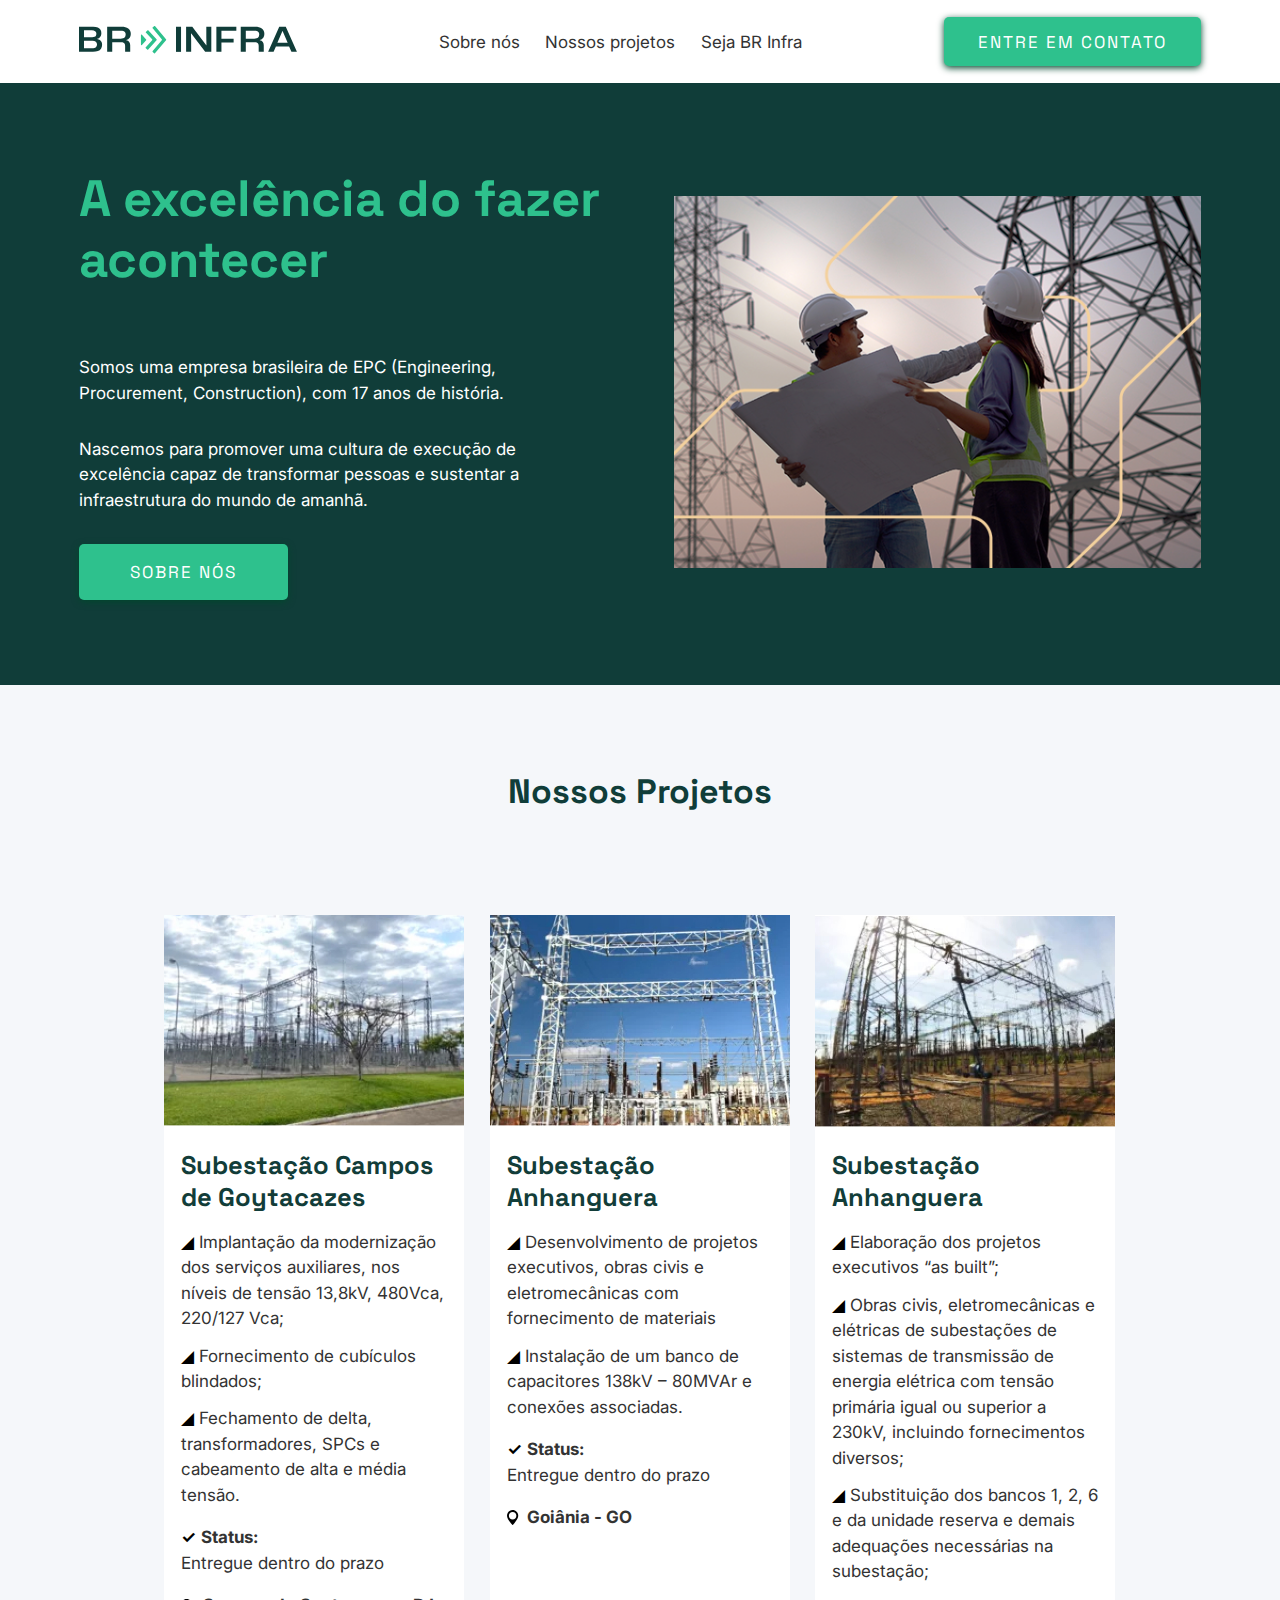
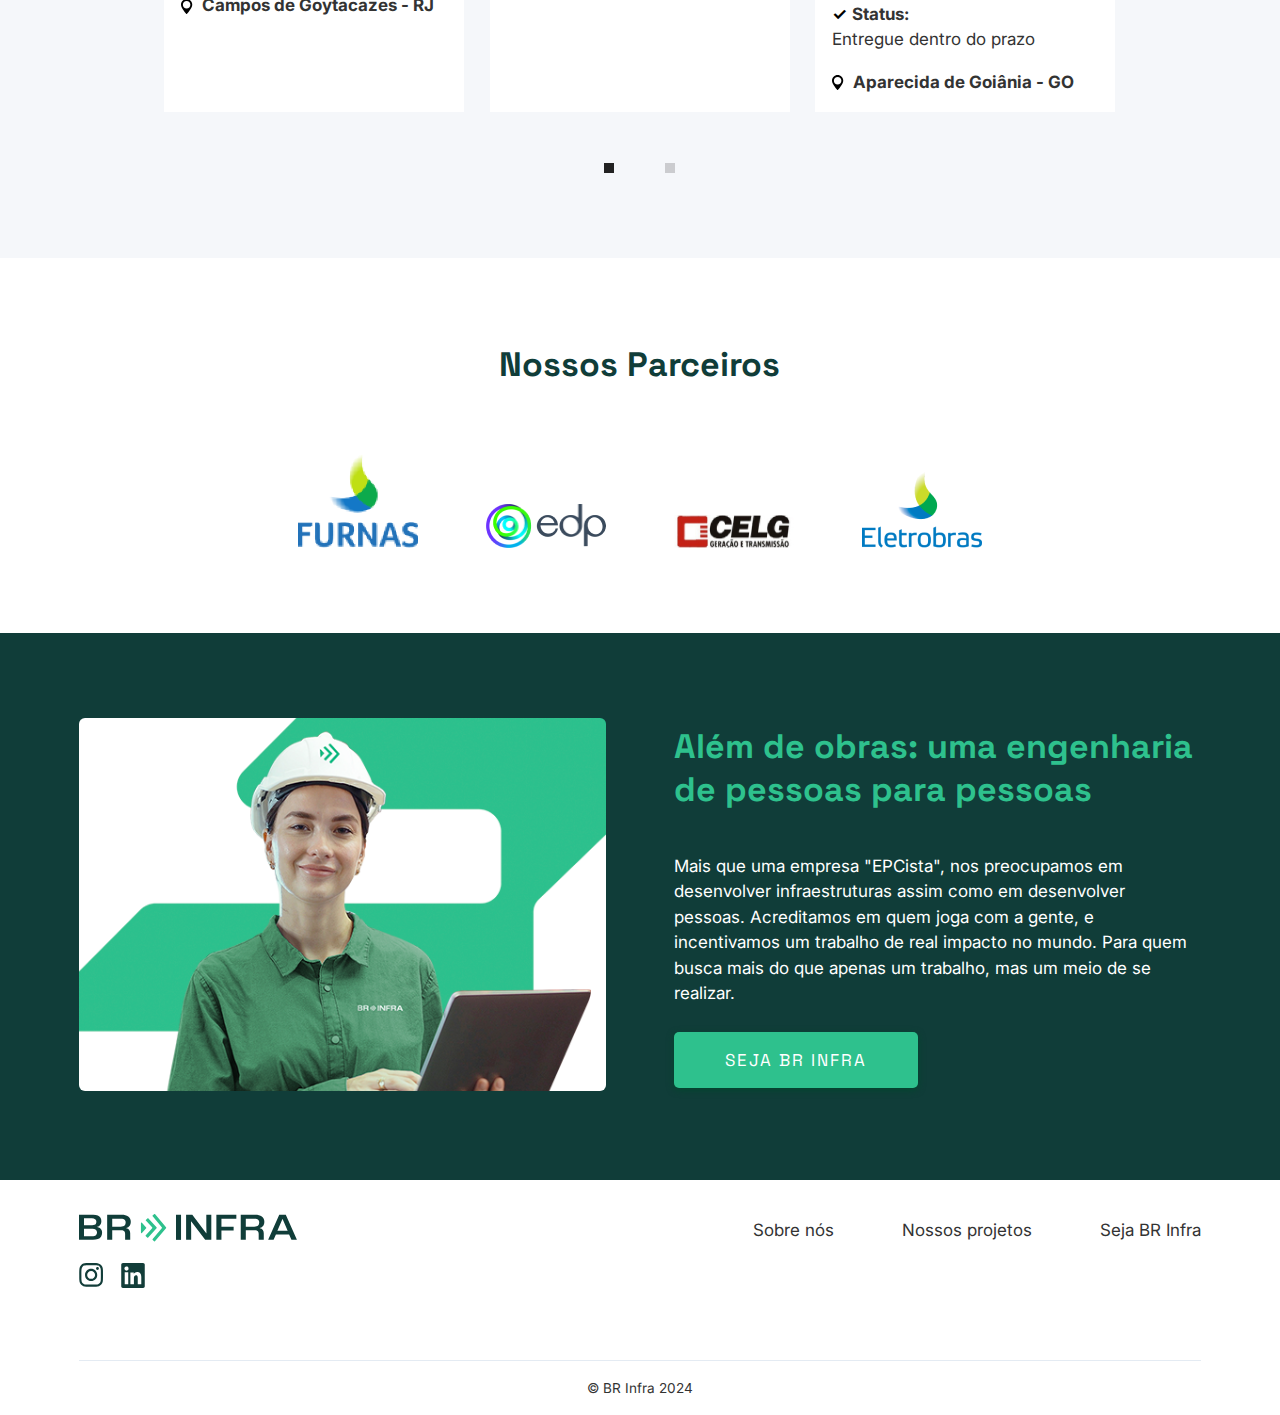
<file: index.html>
<!DOCTYPE html>
<html lang="pt-br">

<head>
    <meta charset="UTF-8" />
    <meta name="viewport" content="width=device-width, initial-scale=1.0" />
    <meta name="description" content="BR Infra - Empresa de EPC" />
    <meta name="keywords" content="BR Infra, EPC, Engenharia, Construção, Infraestrutura" />
    <meta name="author" content="BR Infra" />
    <meta name="robots" content="index, follow" />
    <meta property="og:image" content="imgs/engenheiro_eletrico.png" />
    <title>BR Infra</title>
    <link rel="icon" href="assets/favicon.svg">
    <link rel="stylesheet" href="assets/style.css">
</head>

<body>
    <header>
        <div class="container">
            <div class="logo">
                <a href="./">
                    <svg width="218" height="28" viewBox="0 0 218 28" fill="none" xmlns="http://www.w3.org/2000/svg">
                        <path
                            d="M189.151 25.8652L200.244 0.755814H206.786L217.914 25.8652H212.439L210.101 20.4611H196.911L194.6 25.8652H189.16H189.151ZM198.378 16.6658H208.679L203.586 4.92442H203.453L198.386 16.6658H198.378Z"
                            fill="#103D39" />
                        <path
                            d="M76.1638 0.266901C75.8972 -0.0530767 75.4261 -0.0886352 75.1061 0.178013L73.764 1.30683C73.444 1.57348 73.4084 2.04456 73.6751 2.36454L82.7767 13.1994C83.0078 13.4749 83.0078 13.8837 82.7767 14.1682L73.6751 25.003C73.4084 25.323 73.4529 25.7941 73.764 26.0607L75.3727 27.4117C75.5416 27.5539 75.7994 27.5361 75.9416 27.3584L87.0253 14.1593C87.2564 13.8838 87.2564 13.4749 87.0253 13.1905L76.1638 0.258018V0.266901Z"
                            fill="#2EC18D" />
                        <path
                            d="M77.5502 13.1638L69.213 4.28444C69.0619 4.12445 68.8042 4.11556 68.6442 4.26666L66.8488 5.94655C66.6888 6.09765 66.6799 6.35541 66.831 6.5154L73.1239 13.2172C73.3905 13.5016 73.3994 13.946 73.1328 14.2304L66.5732 21.5455C66.4221 21.7144 66.4399 21.9632 66.5999 22.1143L68.4309 23.7498C68.5997 23.9009 68.8486 23.8831 68.9997 23.7231L77.5502 14.1771C77.808 13.8838 77.808 13.4483 77.5414 13.1638H77.5502Z"
                            fill="#2EC18D" />
                        <path
                            d="M67.1599 13.5104L62.9291 8.78185C62.5824 8.39077 61.9336 8.63963 61.9336 9.16404V18.6123C61.9336 19.1367 62.5824 19.3856 62.9291 18.9945L67.1599 14.2659C67.3554 14.0526 67.3554 13.7148 67.1599 13.5015V13.5104Z"
                            fill="#2EC18D" />
                        <path
                            d="M20.8875 14.0171C20.1675 13.4661 19.2609 13.1105 18.1854 12.9505V12.7105C19.0831 12.5239 19.8386 12.1772 20.4608 11.6617C21.083 11.1462 21.5541 10.5063 21.8741 9.73297C22.194 8.95969 22.354 8.1242 22.354 7.19982C22.354 5.86658 22.0696 4.71998 21.4919 3.75116C20.9141 2.78234 20.0342 2.04461 18.8432 1.52909C17.6521 1.01357 16.0878 0.755814 14.159 0.755814H0V25.8652H13.9457C15.8745 25.8652 17.5188 25.5986 18.8876 25.0742C20.2564 24.5497 21.2963 23.7498 22.0252 22.701C22.7451 21.6433 23.1095 20.3634 23.1095 18.8435C23.1095 17.7858 22.9229 16.8614 22.5407 16.0525C22.1585 15.2526 21.6074 14.5682 20.8875 14.0171ZM4.99522 4.33779H12.8791C14.2301 4.33779 15.3145 4.62222 16.1322 5.19995C16.95 5.77769 17.3588 6.64875 17.3588 7.81311C17.3588 8.52417 17.2077 9.13746 16.9144 9.65298C16.6122 10.1685 16.1589 10.5685 15.5545 10.8618C14.9501 11.1462 14.1501 11.2884 13.1635 11.2884H5.00411V4.32889L4.99522 4.33779ZM16.8611 21.1989C16.0878 21.9188 14.8346 22.2832 13.0924 22.2832H4.99522V14.7726H13.368C14.9057 14.7726 16.07 15.0748 16.8433 15.6881C17.6255 16.2925 18.0166 17.1991 18.0166 18.3902C18.0166 19.5812 17.6344 20.47 16.8611 21.1989Z"
                            fill="#103D39" />
                        <path
                            d="M50.6277 11.875C51.4099 10.7729 51.801 9.4752 51.801 7.98197C51.801 6.67539 51.5788 5.56437 51.1255 4.65776C50.6811 3.75116 50.05 3.01343 49.2323 2.43569C48.4146 1.85795 47.4546 1.4402 46.3347 1.16466C45.2237 0.889124 44.0237 0.74691 42.7349 0.74691H28.1671V25.8563H33.2334V16.3547H41.9795C43.0816 16.3547 43.9349 16.5058 44.5304 16.7991C45.1259 17.1013 45.5436 17.5102 45.7747 18.0346C46.0058 18.559 46.1214 19.2168 46.1214 19.9989C46.1214 19.9989 46.1214 23.1987 46.1214 25.8563H51.2144V22.9587L51.1966 19.3056C51.1966 17.8835 50.8766 16.7547 50.2455 15.9281C49.6145 15.1015 48.619 14.5771 47.268 14.346V14.106C48.7345 13.7149 49.8634 12.9683 50.6455 11.8662L50.6277 11.875ZM45.5792 11.5284C44.8592 12.2839 43.5793 12.6661 41.7395 12.6661H33.2334V4.63998H41.7395C42.7083 4.63998 43.5616 4.76441 44.3082 5.02217C45.0548 5.27104 45.6325 5.67991 46.0503 6.24876C46.468 6.80872 46.6725 7.57311 46.6725 8.54194C46.6725 9.7863 46.308 10.7818 45.5881 11.5373L45.5792 11.5284Z"
                            fill="#103D39" />
                        <path
                            d="M184.192 11.875C184.974 10.7729 185.365 9.4752 185.365 7.98197C185.365 6.67539 185.143 5.56437 184.69 4.65776C184.245 3.75116 183.614 3.01343 182.796 2.43569C181.979 1.85795 181.019 1.4402 179.899 1.16466C178.788 0.889124 177.588 0.74691 176.299 0.74691H161.731V25.8563H166.797V16.3547H175.543C176.646 16.3547 177.499 16.5058 178.094 16.7991C178.69 17.1013 179.108 17.5102 179.339 18.0346C179.57 18.559 179.685 19.2168 179.685 19.9989C179.685 19.9989 179.685 23.1987 179.685 25.8563H184.778V22.9587L184.761 19.3056C184.761 17.8835 184.441 16.7547 183.81 15.9281C183.179 15.1015 182.183 14.5771 180.832 14.346V14.106C182.299 13.7149 183.427 12.9683 184.21 11.8662L184.192 11.875ZM179.143 11.5284C178.423 12.2839 177.143 12.6661 175.304 12.6661H166.797V4.63998H175.304C176.272 4.63998 177.126 4.76441 177.872 5.02217C178.619 5.27104 179.197 5.67991 179.614 6.24876C180.032 6.80872 180.236 7.57311 180.236 8.54194C180.236 9.7863 179.872 10.7818 179.152 11.5373L179.143 11.5284Z"
                            fill="#103D39" />
                        <path d="M102.037 0.755814H96.9711V25.8652H102.037V0.755814Z" fill="#103D39" />
                        <path
                            d="M127.316 11.4662L127.458 19.3145H127.245L113.299 0.755814H107.104V25.8652H112.161V14.9771L111.992 7.40424H112.268L126.178 25.8652H132.311V0.755814H127.316V11.4662Z"
                            fill="#103D39" />
                        <path
                            d="M137.377 25.8652H142.435V16.497H154.621V12.675H142.435V4.81775H157.34V0.755814H137.377V25.8652Z"
                            fill="#103D39" />
                    </svg>
                </a>
            </div>
            <div class="btn_nav">
                <svg width="25" height="20" viewBox="0 0 25 20" fill="none" xmlns="http://www.w3.org/2000/svg">
                    <rect width="25" height="2.4" fill="#103D39" />
                    <rect y="8.7998" width="25" height="2.4" fill="#103D39" />
                    <rect y="17.6001" width="25" height="2.4" fill="#103D39" />
                </svg>
            </div>
            <nav>
                <ul>
                    <li><a href="./sobre_nos/">Sobre nós</a></li>
                    <li><a href="./#projetos">Nossos projetos</a></li>
                    <li><a href="./seja_br_infra/">Seja BR Infra</a></li>
                </ul>
                <div class="btn btn-contato"><a
                        href="https://wa.me/+556232428737?text=Ol%C3%A1,%20vim%20pelo%20site%20e%20gostaria%20de%20mais%20informa%C3%A7%C3%B5es."
                        target="_blank" rel="noopener noreferrer nofollow">Entre em Contato</a></div>
            </nav>
            <div class="btn btn-contato"><a
                    href="https://wa.me/+556232428737?text=Ol%C3%A1,%20vim%20pelo%20site%20e%20gostaria%20de%20mais%20informa%C3%A7%C3%B5es."
                    target="_blank" rel="noopener noreferrer nofollow">Entre em Contato</a></div>
        </div>
    </header>
    <main>
        <section class="hero">
            <div class="container">
                <div class="hero_text">
                    <h1>A excelência do fazer acontecer</h1>
                    <p>Somos uma empresa brasileira de EPC (Engineering, Procurement, Construction), com 17 anos de
                        história.</p>
                    <p>Nascemos para promover uma cultura de execução de excelência capaz de transformar pessoas e
                        sustentar a infraestrutura do mundo de amanhã.</p>
                    <div class="btn"><a href="./sobre_nos/">Sobre nós</a></div>
                </div>
                <div class="hero_image">
                    <img src="imgs/engenheiro_eletrico.png" alt="Trabalhadores na construção">
                </div>
            </div>
        </section>
        <section class="projects" id="projetos">
            <div class="container">
                <h2>Nossos Projetos</h2>
                <div class="project_list">
                    <div class="list_container">
                        <div class="project">
                            <div class="image_project">
                                <img src="imgs/subestacao_campos_de_goytacazes.jpg"
                                    alt="Subestação Campos de Goytacazes" />
                            </div>
                            <div class="infos_project">
                                <div class="title_project">
                                    <h3>Subestação Campos de Goytacazes</h3>
                                </div>
                                <div class="description_project">
                                    <p>Implantação da modernização dos serviços auxiliares, nos níveis de tensão 13,8kV,
                                        480Vca,
                                        220/127 Vca;</p>
                                    <p>Fornecimento de cubículos blindados;</p>
                                    <p>Fechamento de delta, transformadores, SPCs e cabeamento de alta e média tensão.
                                    </p>
                                </div>
                                <div class="status_project">
                                    <p><strong>Status:</strong></p>
                                    <p>Entregue dentro do prazo</p>
                                </div>
                                <div class="local_project">
                                    <svg width="12" height="15" viewBox="0 0 12 15" fill="none"
                                        xmlns="http://www.w3.org/2000/svg">
                                        <path
                                            d="M5.625 0C2.5125 0 0 2.5125 0 5.625C0 9.375 5.625 15 5.625 15C5.625 15 11.25 9.375 11.25 5.625C11.25 2.5125 8.7375 0 5.625 0ZM5.625 1.875C7.70625 1.875 9.375 3.5625 9.375 5.625C9.375 7.70625 7.70625 9.375 5.625 9.375C3.5625 9.375 1.875 7.70625 1.875 5.625C1.875 3.5625 3.5625 1.875 5.625 1.875Z"
                                            fill="black" />
                                    </svg>

                                    <p><strong>Campos de Goytacazes - RJ</strong></p>
                                </div>
                            </div>
                        </div>
                        <div class="project">
                            <div class="image_project">
                                <img src="imgs/subestacao_anhanguera.jpg" alt="Subestação Anhanguera" />
                            </div>
                            <div class="infos_project">
                                <div class="title_project">
                                    <h3>Subestação Anhanguera</h3>
                                </div>
                                <div class="description_project">
                                    <p>Desenvolvimento de projetos executivos, obras civis e eletromecânicas com
                                        fornecimento de materiais</p>
                                    <p>Instalação de um banco de capacitores 138kV – 80MVAr e conexões associadas.</p>
                                </div>
                                <div class="status_project">
                                    <p><strong>Status:</strong></p>
                                    <p>Entregue dentro do prazo</p>
                                </div>
                                <div class="local_project">
                                    <svg width="12" height="15" viewBox="0 0 12 15" fill="none"
                                        xmlns="http://www.w3.org/2000/svg">
                                        <path
                                            d="M5.625 0C2.5125 0 0 2.5125 0 5.625C0 9.375 5.625 15 5.625 15C5.625 15 11.25 9.375 11.25 5.625C11.25 2.5125 8.7375 0 5.625 0ZM5.625 1.875C7.70625 1.875 9.375 3.5625 9.375 5.625C9.375 7.70625 7.70625 9.375 5.625 9.375C3.5625 9.375 1.875 7.70625 1.875 5.625C1.875 3.5625 3.5625 1.875 5.625 1.875Z"
                                            fill="black" />
                                    </svg>

                                    <p><strong>Goiânia - GO</strong></p>
                                </div>
                            </div>
                        </div>
                        <div class="project">
                            <div class="image_project">
                                <img src="imgs/subestacao_anhanguera_2.jpg" alt="Subestação Anhanguera" />
                            </div>
                            <div class="infos_project">
                                <div class="title_project">
                                    <h3>Subestação Anhanguera</h3>
                                </div>
                                <div class="description_project">
                                    <p>Elaboração dos projetos executivos “as built”;</p>
                                    <p>Obras civis, eletromecânicas e elétricas de subestações de sistemas de
                                        transmissão de energia elétrica com tensão primária igual ou superior a 230kV,
                                        incluindo fornecimentos diversos;</p>
                                    <p>Substituição dos bancos 1, 2, 6 e da unidade reserva e demais adequações
                                        necessárias na subestação; </p>
                                </div>
                                <div class="status_project">
                                    <p><strong>Status:</strong></p>
                                    <p>Entregue dentro do prazo</p>
                                </div>
                                <div class="local_project">
                                    <svg width="12" height="15" viewBox="0 0 12 15" fill="none"
                                        xmlns="http://www.w3.org/2000/svg">
                                        <path
                                            d="M5.625 0C2.5125 0 0 2.5125 0 5.625C0 9.375 5.625 15 5.625 15C5.625 15 11.25 9.375 11.25 5.625C11.25 2.5125 8.7375 0 5.625 0ZM5.625 1.875C7.70625 1.875 9.375 3.5625 9.375 5.625C9.375 7.70625 7.70625 9.375 5.625 9.375C3.5625 9.375 1.875 7.70625 1.875 5.625C1.875 3.5625 3.5625 1.875 5.625 1.875Z"
                                            fill="black" />
                                    </svg>

                                    <p><strong>Aparecida de Goiânia - GO</strong></p>
                                </div>
                            </div>
                        </div>
                        <div class="project">
                            <div class="image_project">
                                <img src="imgs/subestacao_planalto.jpg" alt="SubestaçãoPlanalto" />
                            </div>
                            <div class="infos_project">
                                <div class="title_project">
                                    <h3>Subestação Planalto</h3>
                                </div>
                                <div class="description_project">
                                    <p>Obras civis, eletromecânicas e elétricas de subestações de sistemas de
                                        transmissão de energia elétrica, com tensão primária igual ou superior a 230kV;
                                    </p>
                                    <p>Elaboração dos projetos executivos “as built”;</p>
                                    <p>Fornecimentos diversos;</p>
                                </div>
                                <div class="status_project">
                                    <p><strong>Status:</strong></p>
                                    <p>Entregue dentro do prazo</p>
                                </div>
                                <div class="local_project">
                                    <svg width="12" height="15" viewBox="0 0 12 15" fill="none"
                                        xmlns="http://www.w3.org/2000/svg">
                                        <path
                                            d="M5.625 0C2.5125 0 0 2.5125 0 5.625C0 9.375 5.625 15 5.625 15C5.625 15 11.25 9.375 11.25 5.625C11.25 2.5125 8.7375 0 5.625 0ZM5.625 1.875C7.70625 1.875 9.375 3.5625 9.375 5.625C9.375 7.70625 7.70625 9.375 5.625 9.375C3.5625 9.375 1.875 7.70625 1.875 5.625C1.875 3.5625 3.5625 1.875 5.625 1.875Z"
                                            fill="black" />
                                    </svg>
                                    <p><strong>Morrinhos - GO</strong></p>
                                </div>
                            </div>
                        </div>
                        <div class="project">
                            <div class="image_project">
                                <img src="imgs/subestacao_cachoeira_paulista.jpg" alt="Subestação Cachoeira Paulista" />
                            </div>
                            <div class="infos_project">
                                <div class="title_project">
                                    <h3>Subestação Cachoeira Paulista</h3>
                                </div>
                                <div class="description_project">
                                    <p>Obras civis e montagem eletromecânica;</p>
                                    <p>Substituição de chave seccionadora 500kV;</p>
                                </div>
                                <div class="status_project">
                                    <p><strong>Status:</strong></p>
                                    <p>Entregue dentro do prazo</p>
                                </div>
                                <div class="local_project">
                                    <svg width="12" height="15" viewBox="0 0 12 15" fill="none"
                                        xmlns="http://www.w3.org/2000/svg">
                                        <path
                                            d="M5.625 0C2.5125 0 0 2.5125 0 5.625C0 9.375 5.625 15 5.625 15C5.625 15 11.25 9.375 11.25 5.625C11.25 2.5125 8.7375 0 5.625 0ZM5.625 1.875C7.70625 1.875 9.375 3.5625 9.375 5.625C9.375 7.70625 7.70625 9.375 5.625 9.375C3.5625 9.375 1.875 7.70625 1.875 5.625C1.875 3.5625 3.5625 1.875 5.625 1.875Z"
                                            fill="black" />
                                    </svg>

                                    <p><strong>Cachoeira Paulista - SP</strong></p>
                                </div>
                            </div>
                        </div>
                        <div class="project">
                            <div class="image_project">
                                <img src="imgs/subestacao_itapaci.jpg" alt="Subestação Itapaci" />
                            </div>
                            <div class="infos_project">
                                <div class="title_project">
                                    <h3>Subestação Itapaci</h3>
                                </div>
                                <div class="description_project">
                                    <p>Obras de adequação do setor 230kV de arranjo tipo BPT (Barra Principal de
                                        Transferência) para BD4 (Barra Dupla a Quatro Chaves), inclusive o vão da LT
                                        Maracá 230kV;</p>
                                    <p>Instalação de banco de capacitores 230kV –  50MVAr;</p>
                                    <p> Implantação de novo sistema de serviço auxiliar; </p>
                                </div>
                                <div class="status_project">
                                    <p><strong>Status:</strong></p>
                                    <p>Entregue dentro do prazo</p>
                                </div>
                                <div class="local_project">
                                    <svg width="12" height="15" viewBox="0 0 12 15" fill="none"
                                        xmlns="http://www.w3.org/2000/svg">
                                        <path
                                            d="M5.625 0C2.5125 0 0 2.5125 0 5.625C0 9.375 5.625 15 5.625 15C5.625 15 11.25 9.375 11.25 5.625C11.25 2.5125 8.7375 0 5.625 0ZM5.625 1.875C7.70625 1.875 9.375 3.5625 9.375 5.625C9.375 7.70625 7.70625 9.375 5.625 9.375C3.5625 9.375 1.875 7.70625 1.875 5.625C1.875 3.5625 3.5625 1.875 5.625 1.875Z"
                                            fill="black" />
                                    </svg>

                                    <p><strong>Itapaci - GO</strong></p>
                                </div>
                            </div>
                        </div>
                    </div>
                    <div class="bullets"></div>
                </div>
            </div>
        </section>
        <section class="partners">
            <div class="container">
                <h2>Nossos Parceiros</h2>
                <div class="partner-logos">
                    <img src="imgs/furnas.png" alt="Furnas">
                    <img src="imgs/edp.png" alt="EDP">
                    <img src="imgs/celg.png" alt="CELG">
                    <img src="imgs/eletrobras.png" alt="Eletrobras">
                </div>
            </div>
        </section>
        <section class="careers">
            <div class="container">
                <div class="career_images">
                    <img src="imgs/career_image.png" alt="Profissional da BR Infra">
                </div>
                <div class="career_text">
                    <h2>Além de obras: uma engenharia de pessoas para pessoas</h2>
                    <p>Mais que uma empresa "EPCista", nos preocupamos em desenvolver infraestruturas assim como em
                        desenvolver pessoas. Acreditamos em quem joga com a gente, e incentivamos um trabalho de
                        real impacto no mundo. Para quem busca mais do que apenas um trabalho, mas um meio de se
                        realizar.</p>
                    <div class="btn"><a href="./seja_br_infra/">Seja BR Infra</a></div>
                </div>
            </div>
        </section>
    </main>
    <footer>
        <div class="container">
            <div class="footer_logo">
                <a href="./">
                    <svg width="218" height="28" viewBox="0 0 218 28" fill="none" xmlns="http://www.w3.org/2000/svg">
                        <path
                            d="M189.151 25.8652L200.244 0.755814H206.786L217.914 25.8652H212.439L210.101 20.4611H196.911L194.6 25.8652H189.16H189.151ZM198.378 16.6658H208.679L203.586 4.92442H203.453L198.386 16.6658H198.378Z"
                            fill="#103D39" />
                        <path
                            d="M76.1638 0.266901C75.8972 -0.0530767 75.4261 -0.0886352 75.1061 0.178013L73.764 1.30683C73.444 1.57348 73.4084 2.04456 73.6751 2.36454L82.7767 13.1994C83.0078 13.4749 83.0078 13.8837 82.7767 14.1682L73.6751 25.003C73.4084 25.323 73.4529 25.7941 73.764 26.0607L75.3727 27.4117C75.5416 27.5539 75.7994 27.5361 75.9416 27.3584L87.0253 14.1593C87.2564 13.8838 87.2564 13.4749 87.0253 13.1905L76.1638 0.258018V0.266901Z"
                            fill="#2EC18D" />
                        <path
                            d="M77.5502 13.1638L69.213 4.28444C69.0619 4.12445 68.8042 4.11556 68.6442 4.26666L66.8488 5.94655C66.6888 6.09765 66.6799 6.35541 66.831 6.5154L73.1239 13.2172C73.3905 13.5016 73.3994 13.946 73.1328 14.2304L66.5732 21.5455C66.4221 21.7144 66.4399 21.9632 66.5999 22.1143L68.4309 23.7498C68.5997 23.9009 68.8486 23.8831 68.9997 23.7231L77.5502 14.1771C77.808 13.8838 77.808 13.4483 77.5414 13.1638H77.5502Z"
                            fill="#2EC18D" />
                        <path
                            d="M67.1599 13.5104L62.9291 8.78185C62.5824 8.39077 61.9336 8.63963 61.9336 9.16404V18.6123C61.9336 19.1367 62.5824 19.3856 62.9291 18.9945L67.1599 14.2659C67.3554 14.0526 67.3554 13.7148 67.1599 13.5015V13.5104Z"
                            fill="#2EC18D" />
                        <path
                            d="M20.8875 14.0171C20.1675 13.4661 19.2609 13.1105 18.1854 12.9505V12.7105C19.0831 12.5239 19.8386 12.1772 20.4608 11.6617C21.083 11.1462 21.5541 10.5063 21.8741 9.73297C22.194 8.95969 22.354 8.1242 22.354 7.19982C22.354 5.86658 22.0696 4.71998 21.4919 3.75116C20.9141 2.78234 20.0342 2.04461 18.8432 1.52909C17.6521 1.01357 16.0878 0.755814 14.159 0.755814H0V25.8652H13.9457C15.8745 25.8652 17.5188 25.5986 18.8876 25.0742C20.2564 24.5497 21.2963 23.7498 22.0252 22.701C22.7451 21.6433 23.1095 20.3634 23.1095 18.8435C23.1095 17.7858 22.9229 16.8614 22.5407 16.0525C22.1585 15.2526 21.6074 14.5682 20.8875 14.0171ZM4.99522 4.33779H12.8791C14.2301 4.33779 15.3145 4.62222 16.1322 5.19995C16.95 5.77769 17.3588 6.64875 17.3588 7.81311C17.3588 8.52417 17.2077 9.13746 16.9144 9.65298C16.6122 10.1685 16.1589 10.5685 15.5545 10.8618C14.9501 11.1462 14.1501 11.2884 13.1635 11.2884H5.00411V4.32889L4.99522 4.33779ZM16.8611 21.1989C16.0878 21.9188 14.8346 22.2832 13.0924 22.2832H4.99522V14.7726H13.368C14.9057 14.7726 16.07 15.0748 16.8433 15.6881C17.6255 16.2925 18.0166 17.1991 18.0166 18.3902C18.0166 19.5812 17.6344 20.47 16.8611 21.1989Z"
                            fill="#103D39" />
                        <path
                            d="M50.6277 11.875C51.4099 10.7729 51.801 9.4752 51.801 7.98197C51.801 6.67539 51.5788 5.56437 51.1255 4.65776C50.6811 3.75116 50.05 3.01343 49.2323 2.43569C48.4146 1.85795 47.4546 1.4402 46.3347 1.16466C45.2237 0.889124 44.0237 0.74691 42.7349 0.74691H28.1671V25.8563H33.2334V16.3547H41.9795C43.0816 16.3547 43.9349 16.5058 44.5304 16.7991C45.1259 17.1013 45.5436 17.5102 45.7747 18.0346C46.0058 18.559 46.1214 19.2168 46.1214 19.9989C46.1214 19.9989 46.1214 23.1987 46.1214 25.8563H51.2144V22.9587L51.1966 19.3056C51.1966 17.8835 50.8766 16.7547 50.2455 15.9281C49.6145 15.1015 48.619 14.5771 47.268 14.346V14.106C48.7345 13.7149 49.8634 12.9683 50.6455 11.8662L50.6277 11.875ZM45.5792 11.5284C44.8592 12.2839 43.5793 12.6661 41.7395 12.6661H33.2334V4.63998H41.7395C42.7083 4.63998 43.5616 4.76441 44.3082 5.02217C45.0548 5.27104 45.6325 5.67991 46.0503 6.24876C46.468 6.80872 46.6725 7.57311 46.6725 8.54194C46.6725 9.7863 46.308 10.7818 45.5881 11.5373L45.5792 11.5284Z"
                            fill="#103D39" />
                        <path
                            d="M184.192 11.875C184.974 10.7729 185.365 9.4752 185.365 7.98197C185.365 6.67539 185.143 5.56437 184.69 4.65776C184.245 3.75116 183.614 3.01343 182.796 2.43569C181.979 1.85795 181.019 1.4402 179.899 1.16466C178.788 0.889124 177.588 0.74691 176.299 0.74691H161.731V25.8563H166.797V16.3547H175.543C176.646 16.3547 177.499 16.5058 178.094 16.7991C178.69 17.1013 179.108 17.5102 179.339 18.0346C179.57 18.559 179.685 19.2168 179.685 19.9989C179.685 19.9989 179.685 23.1987 179.685 25.8563H184.778V22.9587L184.761 19.3056C184.761 17.8835 184.441 16.7547 183.81 15.9281C183.179 15.1015 182.183 14.5771 180.832 14.346V14.106C182.299 13.7149 183.427 12.9683 184.21 11.8662L184.192 11.875ZM179.143 11.5284C178.423 12.2839 177.143 12.6661 175.304 12.6661H166.797V4.63998H175.304C176.272 4.63998 177.126 4.76441 177.872 5.02217C178.619 5.27104 179.197 5.67991 179.614 6.24876C180.032 6.80872 180.236 7.57311 180.236 8.54194C180.236 9.7863 179.872 10.7818 179.152 11.5373L179.143 11.5284Z"
                            fill="#103D39" />
                        <path d="M102.037 0.755814H96.9711V25.8652H102.037V0.755814Z" fill="#103D39" />
                        <path
                            d="M127.316 11.4662L127.458 19.3145H127.245L113.299 0.755814H107.104V25.8652H112.161V14.9771L111.992 7.40424H112.268L126.178 25.8652H132.311V0.755814H127.316V11.4662Z"
                            fill="#103D39" />
                        <path
                            d="M137.377 25.8652H142.435V16.497H154.621V12.675H142.435V4.81775H157.34V0.755814H137.377V25.8652Z"
                            fill="#103D39" />
                    </svg>
                </a>
            </div>
            <nav class="footer_nav">
                <ul>
                    <li><a href="./sobre_nos/">Sobre nós</a></li>
                    <li><a href="./#projetos">Nossos projetos</a></li>
                    <li><a href="./seja_br_infra/">Seja BR Infra</a></li>
                </ul>
            </nav>
            <div class="icons_link">
                <div class="redes">
                    <a href="https://www.instagram.com/br.infra?igsh=YTlqazE2enY4M2xh" title="Instagram BR Infra"
                        target="_blank" rel="noopener noreferrer nofollow">
                        <svg width="24" height="24" viewBox="0 0 17 17" fill="none" xmlns="http://www.w3.org/2000/svg">
                            <path
                                d="M8.59424 1.51847C10.842 1.51847 11.1085 1.52899 11.9922 1.56756C12.8128 1.60263 13.2581 1.74291 13.5527 1.85863C13.9454 2.00943 14.226 2.19529 14.5205 2.48636C14.8151 2.78093 14.9974 3.06148 15.1482 3.45425C15.2639 3.74883 15.4007 4.1977 15.4393 5.0148C15.4778 5.90203 15.4884 6.16855 15.4884 8.41294C15.4884 10.6573 15.4778 10.9274 15.4393 11.8111C15.4042 12.6317 15.2639 13.0771 15.1482 13.3716C14.9974 13.7644 14.8116 14.0449 14.5205 14.3395C14.226 14.6341 13.9454 14.8165 13.5527 14.9672C13.2581 15.083 12.8093 15.2197 11.9922 15.2583C11.105 15.2969 10.8385 15.3074 8.59424 15.3074C6.34997 15.3074 6.07995 15.2969 5.19627 15.2583C4.37571 15.2232 3.93036 15.083 3.6358 14.9672C3.24656 14.8165 2.96252 14.6306 2.66796 14.3395C2.3734 14.0449 2.19105 13.7644 2.04026 13.3716C1.92454 13.0771 1.78778 12.6282 1.74921 11.8111C1.71064 10.9238 1.70012 10.6573 1.70012 8.41294C1.70012 6.16855 1.71064 5.89853 1.74921 5.0148C1.78428 4.1942 1.92454 3.74883 2.04026 3.45425C2.19105 3.06499 2.37691 2.78093 2.66796 2.48636C2.96252 2.19178 3.24305 2.00943 3.6358 1.85863C3.93036 1.74291 4.37922 1.60614 5.19627 1.56756C6.07995 1.52899 6.34646 1.51847 8.59424 1.51847ZM8.59424 0.00350685C6.30789 0.00350685 6.02385 0.0140274 5.12614 0.0526028C4.23194 0.0911782 3.61827 0.238466 3.08525 0.441863C2.5312 0.659288 2.06131 0.943344 1.59141 1.41677C1.12152 1.88318 0.833969 2.3531 0.620061 2.90718C0.413168 3.44373 0.269396 4.05392 0.227316 4.94817C0.188742 5.84943 0.178223 6.13349 0.178223 8.41995C0.178223 10.7064 0.188742 10.9905 0.227316 11.8882C0.265889 12.7825 0.409661 13.3962 0.620061 13.9292C0.837475 14.4833 1.12152 14.9532 1.59141 15.4231C2.0578 15.8896 2.52769 16.1806 3.08175 16.3945C3.61827 16.6014 4.22843 16.7452 5.12263 16.7873C6.02034 16.8259 6.30789 16.8364 8.59073 16.8364C10.8736 16.8364 11.1611 16.8259 12.0588 16.7873C12.953 16.7487 13.5667 16.6049 14.0997 16.3945C14.6538 16.1806 15.1237 15.8931 15.59 15.4231C16.0564 14.9567 16.3475 14.4868 16.5614 13.9327C16.7683 13.3962 16.9121 12.786 16.9506 11.8917C16.9892 10.994 16.9997 10.7064 16.9997 8.42346C16.9997 6.1405 16.9892 5.85294 16.9506 4.95518C16.9121 4.06094 16.7683 3.44724 16.5614 2.9142C16.3545 2.35661 16.067 1.88669 15.5971 1.41677C15.1307 0.950357 14.6608 0.659288 14.1067 0.44537C13.5702 0.238466 12.96 0.094685 12.0658 0.0526028C11.1646 0.0105206 10.8806 0 8.59424 0V0.00350685Z"
                                fill="#123D39" />
                            <path
                                d="M8.59448 4.09607C6.20644 4.09607 4.27075 6.03185 4.27075 8.42002C4.27075 10.8082 6.20644 12.744 8.59448 12.744C10.9825 12.744 12.9182 10.8082 12.9182 8.42002C12.9182 6.03185 10.9825 4.09607 8.59448 4.09607ZM8.59448 11.2255C7.04453 11.2255 5.78914 9.97005 5.78914 8.42002C5.78914 6.86999 7.04453 5.61454 8.59448 5.61454C10.1444 5.61454 11.3998 6.86999 11.3998 8.42002C11.3998 9.97005 10.1444 11.2255 8.59448 11.2255Z"
                                fill="#123D39" />
                            <path
                                d="M14.0963 3.92428C14.0963 4.48187 13.6439 4.93425 13.0863 4.93425C12.5288 4.93425 12.0764 4.48187 12.0764 3.92428C12.0764 3.36669 12.5288 2.91431 13.0863 2.91431C13.6439 2.91431 14.0963 3.36669 14.0963 3.92428Z"
                                fill="#123D39" />
                        </svg>

                    </a>
                    <a href="https://www.linkedin.com/company/br-infra/" title="Linkedin BR Infra" target="_blank"
                        rel="noopener noreferrer nofollow">
                        <svg width="24" height="25" viewBox="0 0 16 17" fill="none" xmlns="http://www.w3.org/2000/svg">
                            <path
                                d="M14.8202 0.00817886H1.18309C0.869819 0.00817886 0.569881 0.139166 0.346594 0.376359C0.123308 0.610011 0 0.932169 0 1.26495V15.7479C0 16.0807 0.123308 16.3993 0.346594 16.6365C0.566549 16.8701 0.869819 17.0046 1.18309 17.0046H14.8169C15.1302 17.0046 15.4301 16.8737 15.6534 16.6365C15.8767 16.4028 16 16.0807 16 15.7479V1.26141C16 0.928629 15.8767 0.610011 15.6534 0.372819C15.4335 0.139166 15.1302 0.00463867 14.8169 0.00463867L14.8202 0.00817886ZM4.77234 14.484H2.36617V6.3699H4.77234V14.484ZM3.56592 5.24412C3.29265 5.24412 3.02604 5.15562 2.79942 4.99277C2.5728 4.82992 2.3995 4.59981 2.29619 4.33075C2.19288 4.0617 2.16622 3.76786 2.21954 3.48465C2.27286 3.20143 2.40617 2.93946 2.59946 2.73413C2.79275 2.5288 3.03937 2.39073 3.30598 2.33408C3.57259 2.27744 3.85253 2.3093 4.10248 2.41905C4.35576 2.5288 4.56905 2.71997 4.71902 2.9607C4.86899 3.20143 4.9523 3.48465 4.9523 3.77494C4.9523 3.96965 4.92231 4.16082 4.85232 4.34137C4.78234 4.52192 4.68236 4.68477 4.55238 4.8193C4.42241 4.95737 4.26911 5.06357 4.09915 5.13438C3.92918 5.20518 3.74922 5.24058 3.56592 5.23704V5.24412ZM13.6372 14.4911H11.2343V10.0588C11.2343 8.75245 10.7111 8.34887 10.0346 8.34887C9.32139 8.34887 8.62154 8.91884 8.62154 10.0942V14.4946H6.21537V6.37698H8.52822V7.50276H8.55822C8.7915 7.0036 9.60466 6.15041 10.8444 6.15041C12.1875 6.15041 13.6372 6.99652 13.6372 9.47465V14.4946V14.4911Z"
                                fill="#123D39" />
                        </svg>
                    </a>
                </div>
            </div>
        </div>
        <div class="footer_bottom">
            <p>&copy; BR Infra 2024</p>
        </div>
    </footer>
    <script src="assets/menu.js"></script>
    <script src="assets/slide.js"></script>
</body>

</html>
</file>
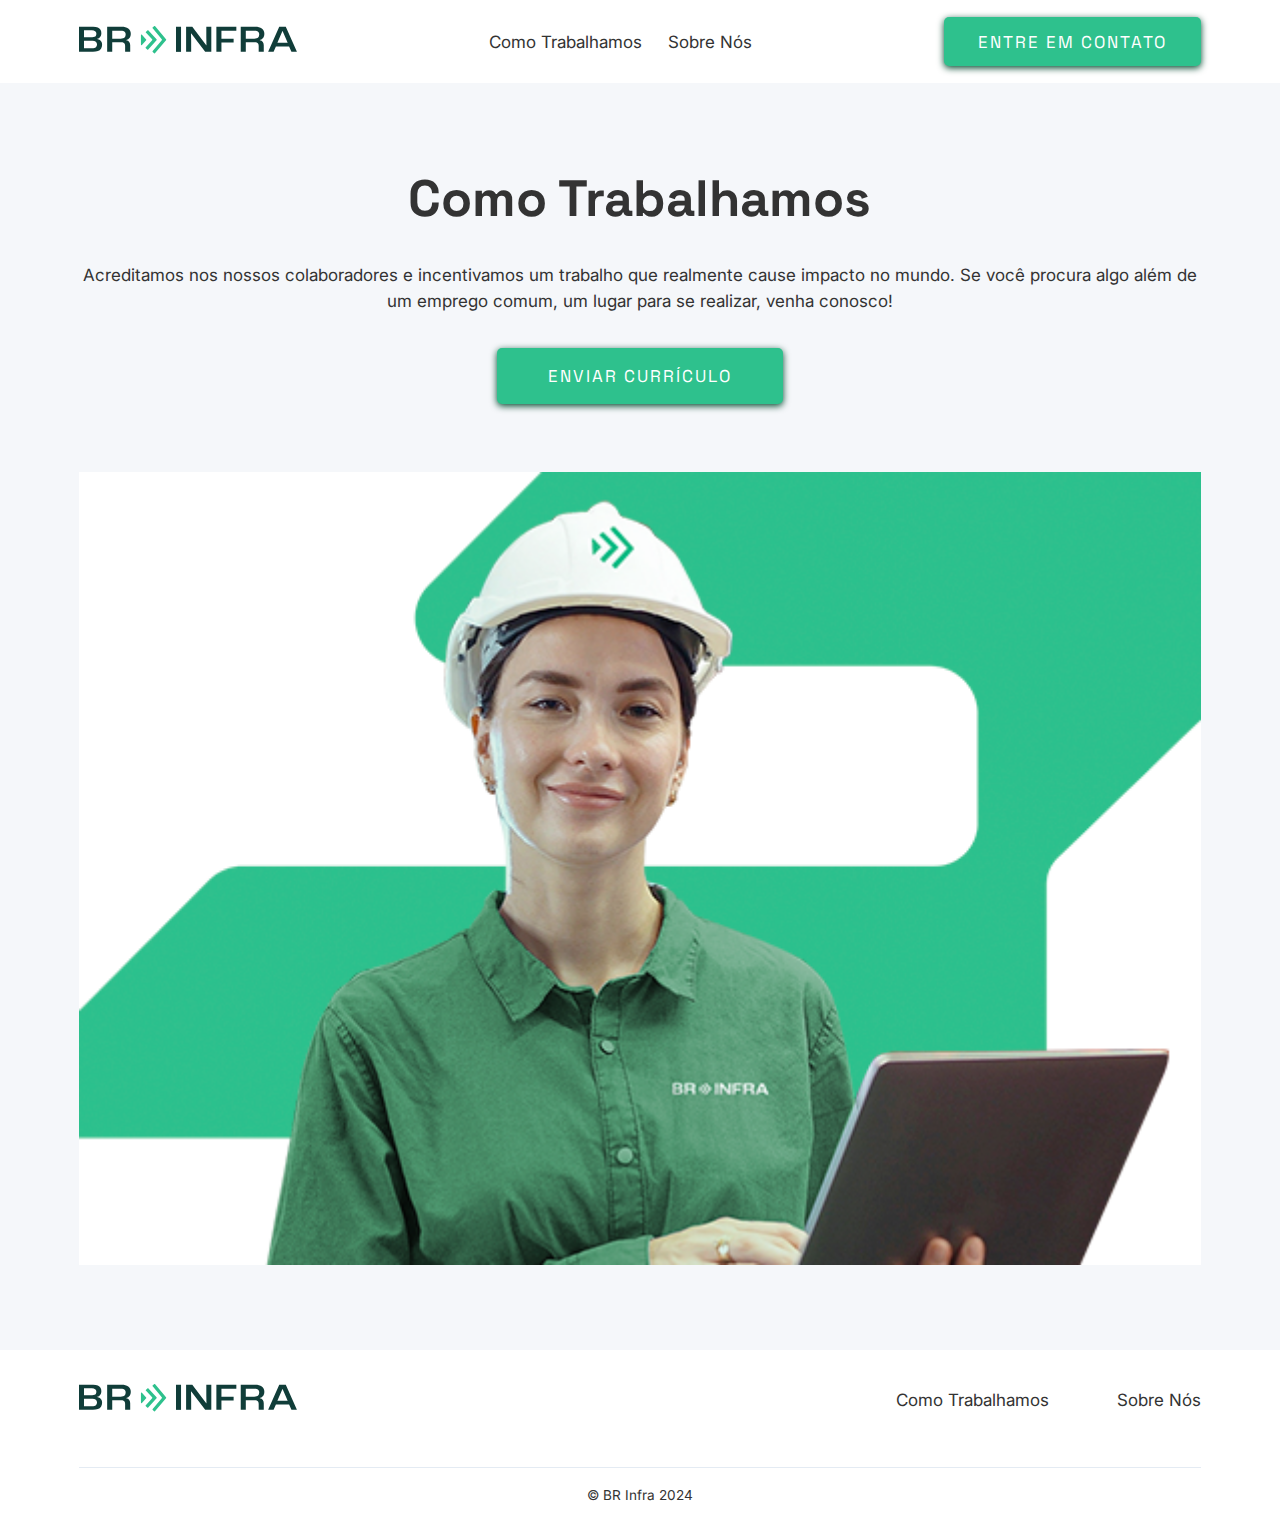
<file: como_trabalhamos/index.html>
<!DOCTYPE html>
<html lang="pt-br">

<head>
    <meta charset="UTF-8" />
    <meta name="viewport" content="width=device-width, initial-scale=1.0" />
    <meta name="description" content="BR Infra - Empresa de EPC" />
    <meta name="keywords" content="BR Infra, EPC, Engenharia, Construção, Infraestrutura" />
    <meta name="author" content="BR Infra" />
    <meta name="robots" content="index, follow" />
    <meta property="og:image" content="imgs/engenheiro_eletrico.png" />
    <title>BR Infra</title>
    <link rel="icon" href="assets/favicon.svg">
    <link rel="stylesheet" href="../assets/style.css">
</head>

<body>
    <header>
        <div class="container">
            <div class="logo">
                <a href="../">
                    <svg width="218" height="28" viewBox="0 0 218 28" fill="none" xmlns="http://www.w3.org/2000/svg">
                        <path
                            d="M189.151 25.8652L200.244 0.755814H206.786L217.914 25.8652H212.439L210.101 20.4611H196.911L194.6 25.8652H189.16H189.151ZM198.378 16.6658H208.679L203.586 4.92442H203.453L198.386 16.6658H198.378Z"
                            fill="#103D39" />
                        <path
                            d="M76.1638 0.266901C75.8972 -0.0530767 75.4261 -0.0886352 75.1061 0.178013L73.764 1.30683C73.444 1.57348 73.4084 2.04456 73.6751 2.36454L82.7767 13.1994C83.0078 13.4749 83.0078 13.8837 82.7767 14.1682L73.6751 25.003C73.4084 25.323 73.4529 25.7941 73.764 26.0607L75.3727 27.4117C75.5416 27.5539 75.7994 27.5361 75.9416 27.3584L87.0253 14.1593C87.2564 13.8838 87.2564 13.4749 87.0253 13.1905L76.1638 0.258018V0.266901Z"
                            fill="#2EC18D" />
                        <path
                            d="M77.5502 13.1638L69.213 4.28444C69.0619 4.12445 68.8042 4.11556 68.6442 4.26666L66.8488 5.94655C66.6888 6.09765 66.6799 6.35541 66.831 6.5154L73.1239 13.2172C73.3905 13.5016 73.3994 13.946 73.1328 14.2304L66.5732 21.5455C66.4221 21.7144 66.4399 21.9632 66.5999 22.1143L68.4309 23.7498C68.5997 23.9009 68.8486 23.8831 68.9997 23.7231L77.5502 14.1771C77.808 13.8838 77.808 13.4483 77.5414 13.1638H77.5502Z"
                            fill="#2EC18D" />
                        <path
                            d="M67.1599 13.5104L62.9291 8.78185C62.5824 8.39077 61.9336 8.63963 61.9336 9.16404V18.6123C61.9336 19.1367 62.5824 19.3856 62.9291 18.9945L67.1599 14.2659C67.3554 14.0526 67.3554 13.7148 67.1599 13.5015V13.5104Z"
                            fill="#2EC18D" />
                        <path
                            d="M20.8875 14.0171C20.1675 13.4661 19.2609 13.1105 18.1854 12.9505V12.7105C19.0831 12.5239 19.8386 12.1772 20.4608 11.6617C21.083 11.1462 21.5541 10.5063 21.8741 9.73297C22.194 8.95969 22.354 8.1242 22.354 7.19982C22.354 5.86658 22.0696 4.71998 21.4919 3.75116C20.9141 2.78234 20.0342 2.04461 18.8432 1.52909C17.6521 1.01357 16.0878 0.755814 14.159 0.755814H0V25.8652H13.9457C15.8745 25.8652 17.5188 25.5986 18.8876 25.0742C20.2564 24.5497 21.2963 23.7498 22.0252 22.701C22.7451 21.6433 23.1095 20.3634 23.1095 18.8435C23.1095 17.7858 22.9229 16.8614 22.5407 16.0525C22.1585 15.2526 21.6074 14.5682 20.8875 14.0171ZM4.99522 4.33779H12.8791C14.2301 4.33779 15.3145 4.62222 16.1322 5.19995C16.95 5.77769 17.3588 6.64875 17.3588 7.81311C17.3588 8.52417 17.2077 9.13746 16.9144 9.65298C16.6122 10.1685 16.1589 10.5685 15.5545 10.8618C14.9501 11.1462 14.1501 11.2884 13.1635 11.2884H5.00411V4.32889L4.99522 4.33779ZM16.8611 21.1989C16.0878 21.9188 14.8346 22.2832 13.0924 22.2832H4.99522V14.7726H13.368C14.9057 14.7726 16.07 15.0748 16.8433 15.6881C17.6255 16.2925 18.0166 17.1991 18.0166 18.3902C18.0166 19.5812 17.6344 20.47 16.8611 21.1989Z"
                            fill="#103D39" />
                        <path
                            d="M50.6277 11.875C51.4099 10.7729 51.801 9.4752 51.801 7.98197C51.801 6.67539 51.5788 5.56437 51.1255 4.65776C50.6811 3.75116 50.05 3.01343 49.2323 2.43569C48.4146 1.85795 47.4546 1.4402 46.3347 1.16466C45.2237 0.889124 44.0237 0.74691 42.7349 0.74691H28.1671V25.8563H33.2334V16.3547H41.9795C43.0816 16.3547 43.9349 16.5058 44.5304 16.7991C45.1259 17.1013 45.5436 17.5102 45.7747 18.0346C46.0058 18.559 46.1214 19.2168 46.1214 19.9989C46.1214 19.9989 46.1214 23.1987 46.1214 25.8563H51.2144V22.9587L51.1966 19.3056C51.1966 17.8835 50.8766 16.7547 50.2455 15.9281C49.6145 15.1015 48.619 14.5771 47.268 14.346V14.106C48.7345 13.7149 49.8634 12.9683 50.6455 11.8662L50.6277 11.875ZM45.5792 11.5284C44.8592 12.2839 43.5793 12.6661 41.7395 12.6661H33.2334V4.63998H41.7395C42.7083 4.63998 43.5616 4.76441 44.3082 5.02217C45.0548 5.27104 45.6325 5.67991 46.0503 6.24876C46.468 6.80872 46.6725 7.57311 46.6725 8.54194C46.6725 9.7863 46.308 10.7818 45.5881 11.5373L45.5792 11.5284Z"
                            fill="#103D39" />
                        <path
                            d="M184.192 11.875C184.974 10.7729 185.365 9.4752 185.365 7.98197C185.365 6.67539 185.143 5.56437 184.69 4.65776C184.245 3.75116 183.614 3.01343 182.796 2.43569C181.979 1.85795 181.019 1.4402 179.899 1.16466C178.788 0.889124 177.588 0.74691 176.299 0.74691H161.731V25.8563H166.797V16.3547H175.543C176.646 16.3547 177.499 16.5058 178.094 16.7991C178.69 17.1013 179.108 17.5102 179.339 18.0346C179.57 18.559 179.685 19.2168 179.685 19.9989C179.685 19.9989 179.685 23.1987 179.685 25.8563H184.778V22.9587L184.761 19.3056C184.761 17.8835 184.441 16.7547 183.81 15.9281C183.179 15.1015 182.183 14.5771 180.832 14.346V14.106C182.299 13.7149 183.427 12.9683 184.21 11.8662L184.192 11.875ZM179.143 11.5284C178.423 12.2839 177.143 12.6661 175.304 12.6661H166.797V4.63998H175.304C176.272 4.63998 177.126 4.76441 177.872 5.02217C178.619 5.27104 179.197 5.67991 179.614 6.24876C180.032 6.80872 180.236 7.57311 180.236 8.54194C180.236 9.7863 179.872 10.7818 179.152 11.5373L179.143 11.5284Z"
                            fill="#103D39" />
                        <path d="M102.037 0.755814H96.9711V25.8652H102.037V0.755814Z" fill="#103D39" />
                        <path
                            d="M127.316 11.4662L127.458 19.3145H127.245L113.299 0.755814H107.104V25.8652H112.161V14.9771L111.992 7.40424H112.268L126.178 25.8652H132.311V0.755814H127.316V11.4662Z"
                            fill="#103D39" />
                        <path
                            d="M137.377 25.8652H142.435V16.497H154.621V12.675H142.435V4.81775H157.34V0.755814H137.377V25.8652Z"
                            fill="#103D39" />
                    </svg>
                </a>
            </div>
            <div class="btn_nav">
                <svg width="25" height="20" viewBox="0 0 25 20" fill="none" xmlns="http://www.w3.org/2000/svg">
                    <rect width="25" height="2.4" fill="#103D39" />
                    <rect y="8.7998" width="25" height="2.4" fill="#103D39" />
                    <rect y="17.6001" width="25" height="2.4" fill="#103D39" />
                </svg>
            </div>
            <nav>
                <ul>
                    <li><a href="../como_trabalhamos/">Como Trabalhamos</a></li>
                    <li><a href="../sobre_nos/">Sobre Nós</a></li>
                </ul>
                <div class="btn btn-contato"><a href="https://wa.me/+556236022604?text=Ol%C3%A1,%20vim%20pelo%20site%20e%20gostaria%20de%20mais%20informa%C3%A7%C3%B5es" target="_blank" rel="noopener noreferrer nofollow">Entre em Contato</a></div>
            </nav>
            <div class="btn btn-contato"><a href="https://wa.me/+556236022604?text=Ol%C3%A1,%20vim%20pelo%20site%20e%20gostaria%20de%20mais%20informa%C3%A7%C3%B5es" target="_blank" rel="noopener noreferrer nofollow">Entre em Contato</a></div>
        </div>
    </header>
    <main>
        <section class="how-we-work">
            <div class="container">
                <h1>Como Trabalhamos</h1>
                <p>Acreditamos nos nossos colaboradores e incentivamos um trabalho que realmente cause impacto no mundo.
                    Se você procura algo além de um emprego comum, um lugar para se realizar, venha conosco!</p>
                <div class="btn"><a href="#">Enviar Currículo</a></div>
                <div class="image">
                    <img src="../imgs/career_image.png" alt="Profissional da BR Infra">
                </div>
            </div>
        </section>
    </main>
    <footer>
        <div class="container">
            <div class="footer_logo">
                <a href="../">
                    <svg width="218" height="28" viewBox="0 0 218 28" fill="none" xmlns="http://www.w3.org/2000/svg">
                        <path
                            d="M189.151 25.8652L200.244 0.755814H206.786L217.914 25.8652H212.439L210.101 20.4611H196.911L194.6 25.8652H189.16H189.151ZM198.378 16.6658H208.679L203.586 4.92442H203.453L198.386 16.6658H198.378Z"
                            fill="#103D39" />
                        <path
                            d="M76.1638 0.266901C75.8972 -0.0530767 75.4261 -0.0886352 75.1061 0.178013L73.764 1.30683C73.444 1.57348 73.4084 2.04456 73.6751 2.36454L82.7767 13.1994C83.0078 13.4749 83.0078 13.8837 82.7767 14.1682L73.6751 25.003C73.4084 25.323 73.4529 25.7941 73.764 26.0607L75.3727 27.4117C75.5416 27.5539 75.7994 27.5361 75.9416 27.3584L87.0253 14.1593C87.2564 13.8838 87.2564 13.4749 87.0253 13.1905L76.1638 0.258018V0.266901Z"
                            fill="#2EC18D" />
                        <path
                            d="M77.5502 13.1638L69.213 4.28444C69.0619 4.12445 68.8042 4.11556 68.6442 4.26666L66.8488 5.94655C66.6888 6.09765 66.6799 6.35541 66.831 6.5154L73.1239 13.2172C73.3905 13.5016 73.3994 13.946 73.1328 14.2304L66.5732 21.5455C66.4221 21.7144 66.4399 21.9632 66.5999 22.1143L68.4309 23.7498C68.5997 23.9009 68.8486 23.8831 68.9997 23.7231L77.5502 14.1771C77.808 13.8838 77.808 13.4483 77.5414 13.1638H77.5502Z"
                            fill="#2EC18D" />
                        <path
                            d="M67.1599 13.5104L62.9291 8.78185C62.5824 8.39077 61.9336 8.63963 61.9336 9.16404V18.6123C61.9336 19.1367 62.5824 19.3856 62.9291 18.9945L67.1599 14.2659C67.3554 14.0526 67.3554 13.7148 67.1599 13.5015V13.5104Z"
                            fill="#2EC18D" />
                        <path
                            d="M20.8875 14.0171C20.1675 13.4661 19.2609 13.1105 18.1854 12.9505V12.7105C19.0831 12.5239 19.8386 12.1772 20.4608 11.6617C21.083 11.1462 21.5541 10.5063 21.8741 9.73297C22.194 8.95969 22.354 8.1242 22.354 7.19982C22.354 5.86658 22.0696 4.71998 21.4919 3.75116C20.9141 2.78234 20.0342 2.04461 18.8432 1.52909C17.6521 1.01357 16.0878 0.755814 14.159 0.755814H0V25.8652H13.9457C15.8745 25.8652 17.5188 25.5986 18.8876 25.0742C20.2564 24.5497 21.2963 23.7498 22.0252 22.701C22.7451 21.6433 23.1095 20.3634 23.1095 18.8435C23.1095 17.7858 22.9229 16.8614 22.5407 16.0525C22.1585 15.2526 21.6074 14.5682 20.8875 14.0171ZM4.99522 4.33779H12.8791C14.2301 4.33779 15.3145 4.62222 16.1322 5.19995C16.95 5.77769 17.3588 6.64875 17.3588 7.81311C17.3588 8.52417 17.2077 9.13746 16.9144 9.65298C16.6122 10.1685 16.1589 10.5685 15.5545 10.8618C14.9501 11.1462 14.1501 11.2884 13.1635 11.2884H5.00411V4.32889L4.99522 4.33779ZM16.8611 21.1989C16.0878 21.9188 14.8346 22.2832 13.0924 22.2832H4.99522V14.7726H13.368C14.9057 14.7726 16.07 15.0748 16.8433 15.6881C17.6255 16.2925 18.0166 17.1991 18.0166 18.3902C18.0166 19.5812 17.6344 20.47 16.8611 21.1989Z"
                            fill="#103D39" />
                        <path
                            d="M50.6277 11.875C51.4099 10.7729 51.801 9.4752 51.801 7.98197C51.801 6.67539 51.5788 5.56437 51.1255 4.65776C50.6811 3.75116 50.05 3.01343 49.2323 2.43569C48.4146 1.85795 47.4546 1.4402 46.3347 1.16466C45.2237 0.889124 44.0237 0.74691 42.7349 0.74691H28.1671V25.8563H33.2334V16.3547H41.9795C43.0816 16.3547 43.9349 16.5058 44.5304 16.7991C45.1259 17.1013 45.5436 17.5102 45.7747 18.0346C46.0058 18.559 46.1214 19.2168 46.1214 19.9989C46.1214 19.9989 46.1214 23.1987 46.1214 25.8563H51.2144V22.9587L51.1966 19.3056C51.1966 17.8835 50.8766 16.7547 50.2455 15.9281C49.6145 15.1015 48.619 14.5771 47.268 14.346V14.106C48.7345 13.7149 49.8634 12.9683 50.6455 11.8662L50.6277 11.875ZM45.5792 11.5284C44.8592 12.2839 43.5793 12.6661 41.7395 12.6661H33.2334V4.63998H41.7395C42.7083 4.63998 43.5616 4.76441 44.3082 5.02217C45.0548 5.27104 45.6325 5.67991 46.0503 6.24876C46.468 6.80872 46.6725 7.57311 46.6725 8.54194C46.6725 9.7863 46.308 10.7818 45.5881 11.5373L45.5792 11.5284Z"
                            fill="#103D39" />
                        <path
                            d="M184.192 11.875C184.974 10.7729 185.365 9.4752 185.365 7.98197C185.365 6.67539 185.143 5.56437 184.69 4.65776C184.245 3.75116 183.614 3.01343 182.796 2.43569C181.979 1.85795 181.019 1.4402 179.899 1.16466C178.788 0.889124 177.588 0.74691 176.299 0.74691H161.731V25.8563H166.797V16.3547H175.543C176.646 16.3547 177.499 16.5058 178.094 16.7991C178.69 17.1013 179.108 17.5102 179.339 18.0346C179.57 18.559 179.685 19.2168 179.685 19.9989C179.685 19.9989 179.685 23.1987 179.685 25.8563H184.778V22.9587L184.761 19.3056C184.761 17.8835 184.441 16.7547 183.81 15.9281C183.179 15.1015 182.183 14.5771 180.832 14.346V14.106C182.299 13.7149 183.427 12.9683 184.21 11.8662L184.192 11.875ZM179.143 11.5284C178.423 12.2839 177.143 12.6661 175.304 12.6661H166.797V4.63998H175.304C176.272 4.63998 177.126 4.76441 177.872 5.02217C178.619 5.27104 179.197 5.67991 179.614 6.24876C180.032 6.80872 180.236 7.57311 180.236 8.54194C180.236 9.7863 179.872 10.7818 179.152 11.5373L179.143 11.5284Z"
                            fill="#103D39" />
                        <path d="M102.037 0.755814H96.9711V25.8652H102.037V0.755814Z" fill="#103D39" />
                        <path
                            d="M127.316 11.4662L127.458 19.3145H127.245L113.299 0.755814H107.104V25.8652H112.161V14.9771L111.992 7.40424H112.268L126.178 25.8652H132.311V0.755814H127.316V11.4662Z"
                            fill="#103D39" />
                        <path
                            d="M137.377 25.8652H142.435V16.497H154.621V12.675H142.435V4.81775H157.34V0.755814H137.377V25.8652Z"
                            fill="#103D39" />
                    </svg>
                </a>
            </div>
            <nav class="footer_nav">
                <ul>
                    <li><a href="../como_trabalhamos/">Como Trabalhamos</a></li>
                    <li><a href="../sobre_nos/">Sobre Nós</a></li>
                </ul>
            </nav>
        </div>
        <div class="footer_bottom">
            <p>&copy; BR Infra 2024</p>
        </div>
    </footer>
    <script src="../assets/menu.js"></script>
</body>

</html>
</file>
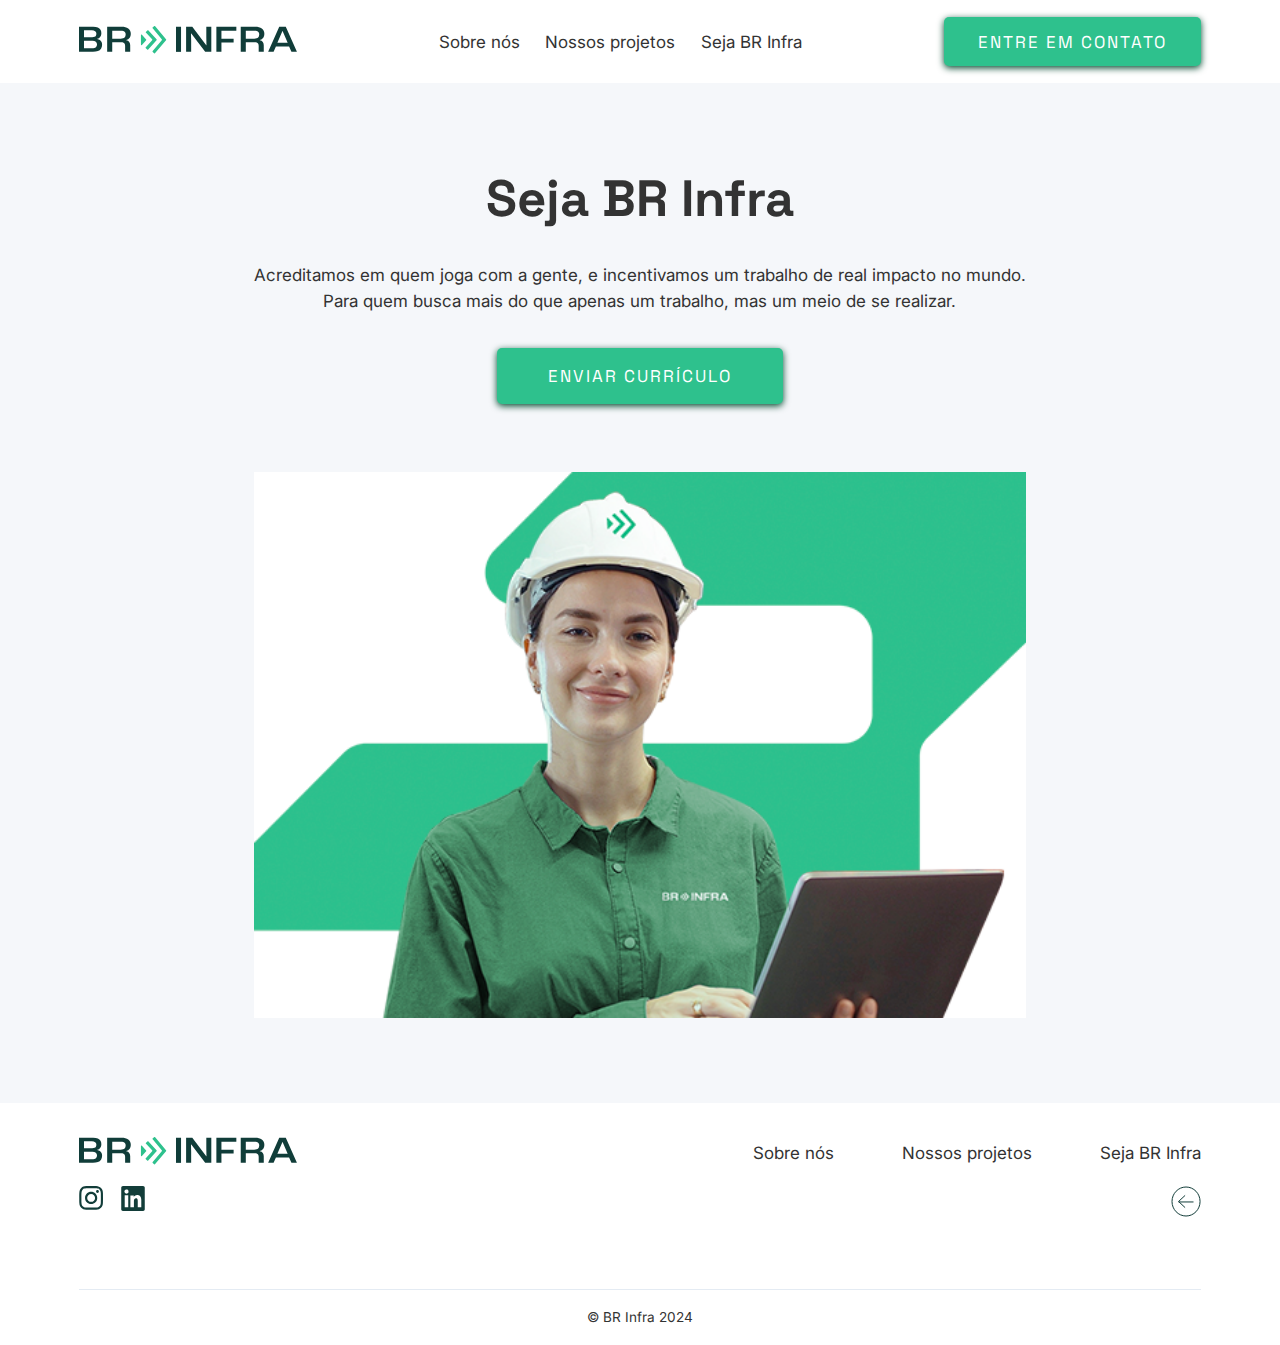
<file: seja_br_infra/index.html>
<!DOCTYPE html>
<html lang="pt-br">

<head>
    <meta charset="UTF-8" />
    <meta name="viewport" content="width=device-width, initial-scale=1.0" />
    <meta name="description" content="BR Infra - Empresa de EPC" />
    <meta name="keywords" content="BR Infra, EPC, Engenharia, Construção, Infraestrutura" />
    <meta name="author" content="BR Infra" />
    <meta name="robots" content="index, follow" />
    <meta property="og:image" content="imgs/engenheiro_eletrico.png" />
    <title>BR Infra</title>
    <link rel="icon" href="../assets/favicon.svg">
    <link rel="stylesheet" href="../assets/style.css">
</head>

<body>
    <header>
        <div class="container">
            <div class="logo">
                <a href="../">
                    <svg width="218" height="28" viewBox="0 0 218 28" fill="none" xmlns="http://www.w3.org/2000/svg">
                        <path
                            d="M189.151 25.8652L200.244 0.755814H206.786L217.914 25.8652H212.439L210.101 20.4611H196.911L194.6 25.8652H189.16H189.151ZM198.378 16.6658H208.679L203.586 4.92442H203.453L198.386 16.6658H198.378Z"
                            fill="#103D39" />
                        <path
                            d="M76.1638 0.266901C75.8972 -0.0530767 75.4261 -0.0886352 75.1061 0.178013L73.764 1.30683C73.444 1.57348 73.4084 2.04456 73.6751 2.36454L82.7767 13.1994C83.0078 13.4749 83.0078 13.8837 82.7767 14.1682L73.6751 25.003C73.4084 25.323 73.4529 25.7941 73.764 26.0607L75.3727 27.4117C75.5416 27.5539 75.7994 27.5361 75.9416 27.3584L87.0253 14.1593C87.2564 13.8838 87.2564 13.4749 87.0253 13.1905L76.1638 0.258018V0.266901Z"
                            fill="#2EC18D" />
                        <path
                            d="M77.5502 13.1638L69.213 4.28444C69.0619 4.12445 68.8042 4.11556 68.6442 4.26666L66.8488 5.94655C66.6888 6.09765 66.6799 6.35541 66.831 6.5154L73.1239 13.2172C73.3905 13.5016 73.3994 13.946 73.1328 14.2304L66.5732 21.5455C66.4221 21.7144 66.4399 21.9632 66.5999 22.1143L68.4309 23.7498C68.5997 23.9009 68.8486 23.8831 68.9997 23.7231L77.5502 14.1771C77.808 13.8838 77.808 13.4483 77.5414 13.1638H77.5502Z"
                            fill="#2EC18D" />
                        <path
                            d="M67.1599 13.5104L62.9291 8.78185C62.5824 8.39077 61.9336 8.63963 61.9336 9.16404V18.6123C61.9336 19.1367 62.5824 19.3856 62.9291 18.9945L67.1599 14.2659C67.3554 14.0526 67.3554 13.7148 67.1599 13.5015V13.5104Z"
                            fill="#2EC18D" />
                        <path
                            d="M20.8875 14.0171C20.1675 13.4661 19.2609 13.1105 18.1854 12.9505V12.7105C19.0831 12.5239 19.8386 12.1772 20.4608 11.6617C21.083 11.1462 21.5541 10.5063 21.8741 9.73297C22.194 8.95969 22.354 8.1242 22.354 7.19982C22.354 5.86658 22.0696 4.71998 21.4919 3.75116C20.9141 2.78234 20.0342 2.04461 18.8432 1.52909C17.6521 1.01357 16.0878 0.755814 14.159 0.755814H0V25.8652H13.9457C15.8745 25.8652 17.5188 25.5986 18.8876 25.0742C20.2564 24.5497 21.2963 23.7498 22.0252 22.701C22.7451 21.6433 23.1095 20.3634 23.1095 18.8435C23.1095 17.7858 22.9229 16.8614 22.5407 16.0525C22.1585 15.2526 21.6074 14.5682 20.8875 14.0171ZM4.99522 4.33779H12.8791C14.2301 4.33779 15.3145 4.62222 16.1322 5.19995C16.95 5.77769 17.3588 6.64875 17.3588 7.81311C17.3588 8.52417 17.2077 9.13746 16.9144 9.65298C16.6122 10.1685 16.1589 10.5685 15.5545 10.8618C14.9501 11.1462 14.1501 11.2884 13.1635 11.2884H5.00411V4.32889L4.99522 4.33779ZM16.8611 21.1989C16.0878 21.9188 14.8346 22.2832 13.0924 22.2832H4.99522V14.7726H13.368C14.9057 14.7726 16.07 15.0748 16.8433 15.6881C17.6255 16.2925 18.0166 17.1991 18.0166 18.3902C18.0166 19.5812 17.6344 20.47 16.8611 21.1989Z"
                            fill="#103D39" />
                        <path
                            d="M50.6277 11.875C51.4099 10.7729 51.801 9.4752 51.801 7.98197C51.801 6.67539 51.5788 5.56437 51.1255 4.65776C50.6811 3.75116 50.05 3.01343 49.2323 2.43569C48.4146 1.85795 47.4546 1.4402 46.3347 1.16466C45.2237 0.889124 44.0237 0.74691 42.7349 0.74691H28.1671V25.8563H33.2334V16.3547H41.9795C43.0816 16.3547 43.9349 16.5058 44.5304 16.7991C45.1259 17.1013 45.5436 17.5102 45.7747 18.0346C46.0058 18.559 46.1214 19.2168 46.1214 19.9989C46.1214 19.9989 46.1214 23.1987 46.1214 25.8563H51.2144V22.9587L51.1966 19.3056C51.1966 17.8835 50.8766 16.7547 50.2455 15.9281C49.6145 15.1015 48.619 14.5771 47.268 14.346V14.106C48.7345 13.7149 49.8634 12.9683 50.6455 11.8662L50.6277 11.875ZM45.5792 11.5284C44.8592 12.2839 43.5793 12.6661 41.7395 12.6661H33.2334V4.63998H41.7395C42.7083 4.63998 43.5616 4.76441 44.3082 5.02217C45.0548 5.27104 45.6325 5.67991 46.0503 6.24876C46.468 6.80872 46.6725 7.57311 46.6725 8.54194C46.6725 9.7863 46.308 10.7818 45.5881 11.5373L45.5792 11.5284Z"
                            fill="#103D39" />
                        <path
                            d="M184.192 11.875C184.974 10.7729 185.365 9.4752 185.365 7.98197C185.365 6.67539 185.143 5.56437 184.69 4.65776C184.245 3.75116 183.614 3.01343 182.796 2.43569C181.979 1.85795 181.019 1.4402 179.899 1.16466C178.788 0.889124 177.588 0.74691 176.299 0.74691H161.731V25.8563H166.797V16.3547H175.543C176.646 16.3547 177.499 16.5058 178.094 16.7991C178.69 17.1013 179.108 17.5102 179.339 18.0346C179.57 18.559 179.685 19.2168 179.685 19.9989C179.685 19.9989 179.685 23.1987 179.685 25.8563H184.778V22.9587L184.761 19.3056C184.761 17.8835 184.441 16.7547 183.81 15.9281C183.179 15.1015 182.183 14.5771 180.832 14.346V14.106C182.299 13.7149 183.427 12.9683 184.21 11.8662L184.192 11.875ZM179.143 11.5284C178.423 12.2839 177.143 12.6661 175.304 12.6661H166.797V4.63998H175.304C176.272 4.63998 177.126 4.76441 177.872 5.02217C178.619 5.27104 179.197 5.67991 179.614 6.24876C180.032 6.80872 180.236 7.57311 180.236 8.54194C180.236 9.7863 179.872 10.7818 179.152 11.5373L179.143 11.5284Z"
                            fill="#103D39" />
                        <path d="M102.037 0.755814H96.9711V25.8652H102.037V0.755814Z" fill="#103D39" />
                        <path
                            d="M127.316 11.4662L127.458 19.3145H127.245L113.299 0.755814H107.104V25.8652H112.161V14.9771L111.992 7.40424H112.268L126.178 25.8652H132.311V0.755814H127.316V11.4662Z"
                            fill="#103D39" />
                        <path
                            d="M137.377 25.8652H142.435V16.497H154.621V12.675H142.435V4.81775H157.34V0.755814H137.377V25.8652Z"
                            fill="#103D39" />
                    </svg>
                </a>
            </div>
            <div class="btn_nav">
                <svg width="25" height="20" viewBox="0 0 25 20" fill="none" xmlns="http://www.w3.org/2000/svg">
                    <rect width="25" height="2.4" fill="#103D39" />
                    <rect y="8.7998" width="25" height="2.4" fill="#103D39" />
                    <rect y="17.6001" width="25" height="2.4" fill="#103D39" />
                </svg>
            </div>
            <nav>
                <ul>
                    <li><a href="../sobre_nos/">Sobre nós</a></li>
                    <li><a href="../#projetos">Nossos projetos</a></li>
                    <li><a href="../seja_br_infra/">Seja BR Infra</a></li>
                </ul>
                <div class="btn btn-contato"><a
                        href="https://wa.me/+556232428737?text=Ol%C3%A1,%20vim%20pelo%20site%20e%20gostaria%20de%20mais%20informa%C3%A7%C3%B5es."
                        target="_blank" rel="noopener noreferrer nofollow">Entre em Contato</a></div>
            </nav>
            <div class="btn btn-contato"><a
                    href="https://wa.me/+556232428737?text=Ol%C3%A1,%20vim%20pelo%20site%20e%20gostaria%20de%20mais%20informa%C3%A7%C3%B5es."
                    target="_blank" rel="noopener noreferrer nofollow">Entre em Contato</a></div>
        </div>
    </header>
    <main>
        <section class="how-we-work">
            <div class="container">
                <h1>Seja BR Infra</h1>
                <div class="description">
                    <p>Acreditamos em quem joga com a gente, e incentivamos um trabalho de real impacto no mundo.</p>
                    <p> Para quem busca mais do que apenas um trabalho, mas um meio de se realizar.</p>
                </div>
                <div class="btn"><a
                        href="https://wa.me/+556232428737?text=Ol%C3%A1,%20vim%20pelo%20site%20e%20gostaria%20de%20mais%20informa%C3%A7%C3%B5es."
                        target="_blank" rel="noopener noreferrer nofollow">Enviar
                        Currículo</a></div>
                <div class="image">
                    <img src="../imgs/career_image.png" alt="Profissional da BR Infra">
                </div>
            </div>
        </section>
    </main>
    <footer>
        <div class="container">
            <div class="footer_logo">
                <a href="../">
                    <svg width="218" height="28" viewBox="0 0 218 28" fill="none" xmlns="http://www.w3.org/2000/svg">
                        <path
                            d="M189.151 25.8652L200.244 0.755814H206.786L217.914 25.8652H212.439L210.101 20.4611H196.911L194.6 25.8652H189.16H189.151ZM198.378 16.6658H208.679L203.586 4.92442H203.453L198.386 16.6658H198.378Z"
                            fill="#103D39" />
                        <path
                            d="M76.1638 0.266901C75.8972 -0.0530767 75.4261 -0.0886352 75.1061 0.178013L73.764 1.30683C73.444 1.57348 73.4084 2.04456 73.6751 2.36454L82.7767 13.1994C83.0078 13.4749 83.0078 13.8837 82.7767 14.1682L73.6751 25.003C73.4084 25.323 73.4529 25.7941 73.764 26.0607L75.3727 27.4117C75.5416 27.5539 75.7994 27.5361 75.9416 27.3584L87.0253 14.1593C87.2564 13.8838 87.2564 13.4749 87.0253 13.1905L76.1638 0.258018V0.266901Z"
                            fill="#2EC18D" />
                        <path
                            d="M77.5502 13.1638L69.213 4.28444C69.0619 4.12445 68.8042 4.11556 68.6442 4.26666L66.8488 5.94655C66.6888 6.09765 66.6799 6.35541 66.831 6.5154L73.1239 13.2172C73.3905 13.5016 73.3994 13.946 73.1328 14.2304L66.5732 21.5455C66.4221 21.7144 66.4399 21.9632 66.5999 22.1143L68.4309 23.7498C68.5997 23.9009 68.8486 23.8831 68.9997 23.7231L77.5502 14.1771C77.808 13.8838 77.808 13.4483 77.5414 13.1638H77.5502Z"
                            fill="#2EC18D" />
                        <path
                            d="M67.1599 13.5104L62.9291 8.78185C62.5824 8.39077 61.9336 8.63963 61.9336 9.16404V18.6123C61.9336 19.1367 62.5824 19.3856 62.9291 18.9945L67.1599 14.2659C67.3554 14.0526 67.3554 13.7148 67.1599 13.5015V13.5104Z"
                            fill="#2EC18D" />
                        <path
                            d="M20.8875 14.0171C20.1675 13.4661 19.2609 13.1105 18.1854 12.9505V12.7105C19.0831 12.5239 19.8386 12.1772 20.4608 11.6617C21.083 11.1462 21.5541 10.5063 21.8741 9.73297C22.194 8.95969 22.354 8.1242 22.354 7.19982C22.354 5.86658 22.0696 4.71998 21.4919 3.75116C20.9141 2.78234 20.0342 2.04461 18.8432 1.52909C17.6521 1.01357 16.0878 0.755814 14.159 0.755814H0V25.8652H13.9457C15.8745 25.8652 17.5188 25.5986 18.8876 25.0742C20.2564 24.5497 21.2963 23.7498 22.0252 22.701C22.7451 21.6433 23.1095 20.3634 23.1095 18.8435C23.1095 17.7858 22.9229 16.8614 22.5407 16.0525C22.1585 15.2526 21.6074 14.5682 20.8875 14.0171ZM4.99522 4.33779H12.8791C14.2301 4.33779 15.3145 4.62222 16.1322 5.19995C16.95 5.77769 17.3588 6.64875 17.3588 7.81311C17.3588 8.52417 17.2077 9.13746 16.9144 9.65298C16.6122 10.1685 16.1589 10.5685 15.5545 10.8618C14.9501 11.1462 14.1501 11.2884 13.1635 11.2884H5.00411V4.32889L4.99522 4.33779ZM16.8611 21.1989C16.0878 21.9188 14.8346 22.2832 13.0924 22.2832H4.99522V14.7726H13.368C14.9057 14.7726 16.07 15.0748 16.8433 15.6881C17.6255 16.2925 18.0166 17.1991 18.0166 18.3902C18.0166 19.5812 17.6344 20.47 16.8611 21.1989Z"
                            fill="#103D39" />
                        <path
                            d="M50.6277 11.875C51.4099 10.7729 51.801 9.4752 51.801 7.98197C51.801 6.67539 51.5788 5.56437 51.1255 4.65776C50.6811 3.75116 50.05 3.01343 49.2323 2.43569C48.4146 1.85795 47.4546 1.4402 46.3347 1.16466C45.2237 0.889124 44.0237 0.74691 42.7349 0.74691H28.1671V25.8563H33.2334V16.3547H41.9795C43.0816 16.3547 43.9349 16.5058 44.5304 16.7991C45.1259 17.1013 45.5436 17.5102 45.7747 18.0346C46.0058 18.559 46.1214 19.2168 46.1214 19.9989C46.1214 19.9989 46.1214 23.1987 46.1214 25.8563H51.2144V22.9587L51.1966 19.3056C51.1966 17.8835 50.8766 16.7547 50.2455 15.9281C49.6145 15.1015 48.619 14.5771 47.268 14.346V14.106C48.7345 13.7149 49.8634 12.9683 50.6455 11.8662L50.6277 11.875ZM45.5792 11.5284C44.8592 12.2839 43.5793 12.6661 41.7395 12.6661H33.2334V4.63998H41.7395C42.7083 4.63998 43.5616 4.76441 44.3082 5.02217C45.0548 5.27104 45.6325 5.67991 46.0503 6.24876C46.468 6.80872 46.6725 7.57311 46.6725 8.54194C46.6725 9.7863 46.308 10.7818 45.5881 11.5373L45.5792 11.5284Z"
                            fill="#103D39" />
                        <path
                            d="M184.192 11.875C184.974 10.7729 185.365 9.4752 185.365 7.98197C185.365 6.67539 185.143 5.56437 184.69 4.65776C184.245 3.75116 183.614 3.01343 182.796 2.43569C181.979 1.85795 181.019 1.4402 179.899 1.16466C178.788 0.889124 177.588 0.74691 176.299 0.74691H161.731V25.8563H166.797V16.3547H175.543C176.646 16.3547 177.499 16.5058 178.094 16.7991C178.69 17.1013 179.108 17.5102 179.339 18.0346C179.57 18.559 179.685 19.2168 179.685 19.9989C179.685 19.9989 179.685 23.1987 179.685 25.8563H184.778V22.9587L184.761 19.3056C184.761 17.8835 184.441 16.7547 183.81 15.9281C183.179 15.1015 182.183 14.5771 180.832 14.346V14.106C182.299 13.7149 183.427 12.9683 184.21 11.8662L184.192 11.875ZM179.143 11.5284C178.423 12.2839 177.143 12.6661 175.304 12.6661H166.797V4.63998H175.304C176.272 4.63998 177.126 4.76441 177.872 5.02217C178.619 5.27104 179.197 5.67991 179.614 6.24876C180.032 6.80872 180.236 7.57311 180.236 8.54194C180.236 9.7863 179.872 10.7818 179.152 11.5373L179.143 11.5284Z"
                            fill="#103D39" />
                        <path d="M102.037 0.755814H96.9711V25.8652H102.037V0.755814Z" fill="#103D39" />
                        <path
                            d="M127.316 11.4662L127.458 19.3145H127.245L113.299 0.755814H107.104V25.8652H112.161V14.9771L111.992 7.40424H112.268L126.178 25.8652H132.311V0.755814H127.316V11.4662Z"
                            fill="#103D39" />
                        <path
                            d="M137.377 25.8652H142.435V16.497H154.621V12.675H142.435V4.81775H157.34V0.755814H137.377V25.8652Z"
                            fill="#103D39" />
                    </svg>
                </a>
            </div>
            <nav class="footer_nav">
                <ul>
                    <li><a href="../sobre_nos/">Sobre nós</a></li>
                    <li><a href="../#projetos">Nossos projetos</a></li>
                    <li><a href="../seja_br_infra/">Seja BR Infra</a></li>
                </ul>
            </nav>
            <div class="icons_link">
                <div class="redes">
                    <a href="https://www.instagram.com/br.infra?igsh=YTlqazE2enY4M2xh" title="Instagram BR Infra"
                        target="_blank" rel="noopener noreferrer nofollow">
                        <svg width="24" height="24" viewBox="0 0 17 17" fill="none" xmlns="http://www.w3.org/2000/svg">
                            <path
                                d="M8.59424 1.51847C10.842 1.51847 11.1085 1.52899 11.9922 1.56756C12.8128 1.60263 13.2581 1.74291 13.5527 1.85863C13.9454 2.00943 14.226 2.19529 14.5205 2.48636C14.8151 2.78093 14.9974 3.06148 15.1482 3.45425C15.2639 3.74883 15.4007 4.1977 15.4393 5.0148C15.4778 5.90203 15.4884 6.16855 15.4884 8.41294C15.4884 10.6573 15.4778 10.9274 15.4393 11.8111C15.4042 12.6317 15.2639 13.0771 15.1482 13.3716C14.9974 13.7644 14.8116 14.0449 14.5205 14.3395C14.226 14.6341 13.9454 14.8165 13.5527 14.9672C13.2581 15.083 12.8093 15.2197 11.9922 15.2583C11.105 15.2969 10.8385 15.3074 8.59424 15.3074C6.34997 15.3074 6.07995 15.2969 5.19627 15.2583C4.37571 15.2232 3.93036 15.083 3.6358 14.9672C3.24656 14.8165 2.96252 14.6306 2.66796 14.3395C2.3734 14.0449 2.19105 13.7644 2.04026 13.3716C1.92454 13.0771 1.78778 12.6282 1.74921 11.8111C1.71064 10.9238 1.70012 10.6573 1.70012 8.41294C1.70012 6.16855 1.71064 5.89853 1.74921 5.0148C1.78428 4.1942 1.92454 3.74883 2.04026 3.45425C2.19105 3.06499 2.37691 2.78093 2.66796 2.48636C2.96252 2.19178 3.24305 2.00943 3.6358 1.85863C3.93036 1.74291 4.37922 1.60614 5.19627 1.56756C6.07995 1.52899 6.34646 1.51847 8.59424 1.51847ZM8.59424 0.00350685C6.30789 0.00350685 6.02385 0.0140274 5.12614 0.0526028C4.23194 0.0911782 3.61827 0.238466 3.08525 0.441863C2.5312 0.659288 2.06131 0.943344 1.59141 1.41677C1.12152 1.88318 0.833969 2.3531 0.620061 2.90718C0.413168 3.44373 0.269396 4.05392 0.227316 4.94817C0.188742 5.84943 0.178223 6.13349 0.178223 8.41995C0.178223 10.7064 0.188742 10.9905 0.227316 11.8882C0.265889 12.7825 0.409661 13.3962 0.620061 13.9292C0.837475 14.4833 1.12152 14.9532 1.59141 15.4231C2.0578 15.8896 2.52769 16.1806 3.08175 16.3945C3.61827 16.6014 4.22843 16.7452 5.12263 16.7873C6.02034 16.8259 6.30789 16.8364 8.59073 16.8364C10.8736 16.8364 11.1611 16.8259 12.0588 16.7873C12.953 16.7487 13.5667 16.6049 14.0997 16.3945C14.6538 16.1806 15.1237 15.8931 15.59 15.4231C16.0564 14.9567 16.3475 14.4868 16.5614 13.9327C16.7683 13.3962 16.9121 12.786 16.9506 11.8917C16.9892 10.994 16.9997 10.7064 16.9997 8.42346C16.9997 6.1405 16.9892 5.85294 16.9506 4.95518C16.9121 4.06094 16.7683 3.44724 16.5614 2.9142C16.3545 2.35661 16.067 1.88669 15.5971 1.41677C15.1307 0.950357 14.6608 0.659288 14.1067 0.44537C13.5702 0.238466 12.96 0.094685 12.0658 0.0526028C11.1646 0.0105206 10.8806 0 8.59424 0V0.00350685Z"
                                fill="#123D39" />
                            <path
                                d="M8.59448 4.09607C6.20644 4.09607 4.27075 6.03185 4.27075 8.42002C4.27075 10.8082 6.20644 12.744 8.59448 12.744C10.9825 12.744 12.9182 10.8082 12.9182 8.42002C12.9182 6.03185 10.9825 4.09607 8.59448 4.09607ZM8.59448 11.2255C7.04453 11.2255 5.78914 9.97005 5.78914 8.42002C5.78914 6.86999 7.04453 5.61454 8.59448 5.61454C10.1444 5.61454 11.3998 6.86999 11.3998 8.42002C11.3998 9.97005 10.1444 11.2255 8.59448 11.2255Z"
                                fill="#123D39" />
                            <path
                                d="M14.0963 3.92428C14.0963 4.48187 13.6439 4.93425 13.0863 4.93425C12.5288 4.93425 12.0764 4.48187 12.0764 3.92428C12.0764 3.36669 12.5288 2.91431 13.0863 2.91431C13.6439 2.91431 14.0963 3.36669 14.0963 3.92428Z"
                                fill="#123D39" />
                        </svg>

                    </a>
                    <a href="https://www.linkedin.com/company/br-infra/" title="Linkedin BR Infra" target="_blank"
                        rel="noopener noreferrer nofollow">
                        <svg width="24" height="25" viewBox="0 0 16 17" fill="none" xmlns="http://www.w3.org/2000/svg">
                            <path
                                d="M14.8202 0.00817886H1.18309C0.869819 0.00817886 0.569881 0.139166 0.346594 0.376359C0.123308 0.610011 0 0.932169 0 1.26495V15.7479C0 16.0807 0.123308 16.3993 0.346594 16.6365C0.566549 16.8701 0.869819 17.0046 1.18309 17.0046H14.8169C15.1302 17.0046 15.4301 16.8737 15.6534 16.6365C15.8767 16.4028 16 16.0807 16 15.7479V1.26141C16 0.928629 15.8767 0.610011 15.6534 0.372819C15.4335 0.139166 15.1302 0.00463867 14.8169 0.00463867L14.8202 0.00817886ZM4.77234 14.484H2.36617V6.3699H4.77234V14.484ZM3.56592 5.24412C3.29265 5.24412 3.02604 5.15562 2.79942 4.99277C2.5728 4.82992 2.3995 4.59981 2.29619 4.33075C2.19288 4.0617 2.16622 3.76786 2.21954 3.48465C2.27286 3.20143 2.40617 2.93946 2.59946 2.73413C2.79275 2.5288 3.03937 2.39073 3.30598 2.33408C3.57259 2.27744 3.85253 2.3093 4.10248 2.41905C4.35576 2.5288 4.56905 2.71997 4.71902 2.9607C4.86899 3.20143 4.9523 3.48465 4.9523 3.77494C4.9523 3.96965 4.92231 4.16082 4.85232 4.34137C4.78234 4.52192 4.68236 4.68477 4.55238 4.8193C4.42241 4.95737 4.26911 5.06357 4.09915 5.13438C3.92918 5.20518 3.74922 5.24058 3.56592 5.23704V5.24412ZM13.6372 14.4911H11.2343V10.0588C11.2343 8.75245 10.7111 8.34887 10.0346 8.34887C9.32139 8.34887 8.62154 8.91884 8.62154 10.0942V14.4946H6.21537V6.37698H8.52822V7.50276H8.55822C8.7915 7.0036 9.60466 6.15041 10.8444 6.15041C12.1875 6.15041 13.6372 6.99652 13.6372 9.47465V14.4946V14.4911Z"
                                fill="#123D39" />
                        </svg>
                    </a>
                </div>
                <div class="voltar">
                    <a href="../" title="Home">
                        <svg width="30" height="31" viewBox="0 0 30 31" fill="none" xmlns="http://www.w3.org/2000/svg">
                            <path
                                d="M15.0323 30C22.7821 30 29.0645 23.5081 29.0645 15.5C29.0645 7.49187 22.7821 1 15.0323 1C7.28246 1 1 7.49187 1 15.5C1 23.5081 7.28246 30 15.0323 30Z"
                                stroke="#123D39" stroke-miterlimit="10" />
                            <path d="M22.5161 15.9678H7.54834" stroke="#123D39" stroke-miterlimit="10" />
                            <path d="M14.0967 21.5806L7.54834 15.5L14.0967 9.41931" stroke="#123D39"
                                stroke-miterlimit="10" />
                        </svg>
                    </a>
                </div>
            </div>
        </div>
        <div class="footer_bottom">
            <p>&copy; BR Infra 2024</p>
        </div>
    </footer>
    <script src="../assets/menu.js"></script>
</body>

</html>
</file>
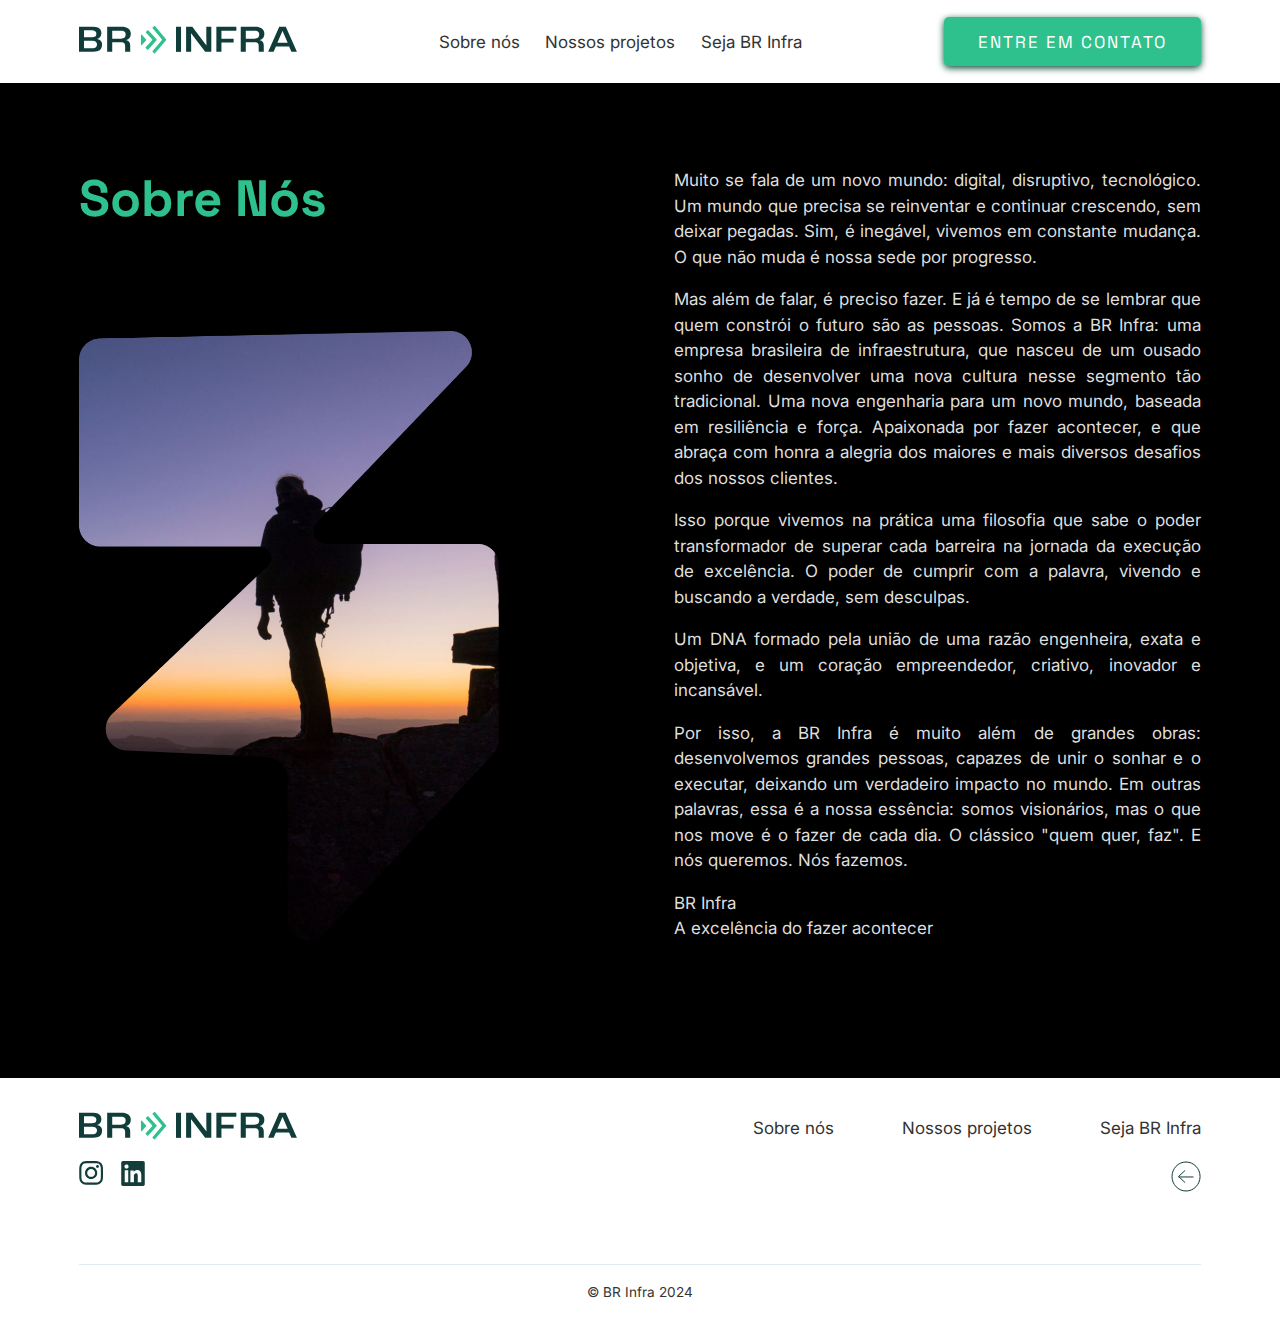
<file: sobre_nos/index.html>
<!DOCTYPE html>
<html lang="pt-br">

<head>
    <meta charset="UTF-8" />
    <meta name="viewport" content="width=device-width, initial-scale=1.0" />
    <meta name="description" content="BR Infra - Empresa de EPC" />
    <meta name="keywords" content="BR Infra, EPC, Engenharia, Construção, Infraestrutura" />
    <meta name="author" content="BR Infra" />
    <meta name="robots" content="index, follow" />
    <meta property="og:image" content="imgs/engenheiro_eletrico.png" />
    <title>BR Infra</title>
    <link rel="icon" href="../assets/favicon.svg">
    <link rel="stylesheet" href="../assets/style.css">
</head>

<body>
    <header>
        <div class="container">
            <div class="logo">
                <a href="../">
                    <svg width="218" height="28" viewBox="0 0 218 28" fill="none" xmlns="http://www.w3.org/2000/svg">
                        <path
                            d="M189.151 25.8652L200.244 0.755814H206.786L217.914 25.8652H212.439L210.101 20.4611H196.911L194.6 25.8652H189.16H189.151ZM198.378 16.6658H208.679L203.586 4.92442H203.453L198.386 16.6658H198.378Z"
                            fill="#103D39" />
                        <path
                            d="M76.1638 0.266901C75.8972 -0.0530767 75.4261 -0.0886352 75.1061 0.178013L73.764 1.30683C73.444 1.57348 73.4084 2.04456 73.6751 2.36454L82.7767 13.1994C83.0078 13.4749 83.0078 13.8837 82.7767 14.1682L73.6751 25.003C73.4084 25.323 73.4529 25.7941 73.764 26.0607L75.3727 27.4117C75.5416 27.5539 75.7994 27.5361 75.9416 27.3584L87.0253 14.1593C87.2564 13.8838 87.2564 13.4749 87.0253 13.1905L76.1638 0.258018V0.266901Z"
                            fill="#2EC18D" />
                        <path
                            d="M77.5502 13.1638L69.213 4.28444C69.0619 4.12445 68.8042 4.11556 68.6442 4.26666L66.8488 5.94655C66.6888 6.09765 66.6799 6.35541 66.831 6.5154L73.1239 13.2172C73.3905 13.5016 73.3994 13.946 73.1328 14.2304L66.5732 21.5455C66.4221 21.7144 66.4399 21.9632 66.5999 22.1143L68.4309 23.7498C68.5997 23.9009 68.8486 23.8831 68.9997 23.7231L77.5502 14.1771C77.808 13.8838 77.808 13.4483 77.5414 13.1638H77.5502Z"
                            fill="#2EC18D" />
                        <path
                            d="M67.1599 13.5104L62.9291 8.78185C62.5824 8.39077 61.9336 8.63963 61.9336 9.16404V18.6123C61.9336 19.1367 62.5824 19.3856 62.9291 18.9945L67.1599 14.2659C67.3554 14.0526 67.3554 13.7148 67.1599 13.5015V13.5104Z"
                            fill="#2EC18D" />
                        <path
                            d="M20.8875 14.0171C20.1675 13.4661 19.2609 13.1105 18.1854 12.9505V12.7105C19.0831 12.5239 19.8386 12.1772 20.4608 11.6617C21.083 11.1462 21.5541 10.5063 21.8741 9.73297C22.194 8.95969 22.354 8.1242 22.354 7.19982C22.354 5.86658 22.0696 4.71998 21.4919 3.75116C20.9141 2.78234 20.0342 2.04461 18.8432 1.52909C17.6521 1.01357 16.0878 0.755814 14.159 0.755814H0V25.8652H13.9457C15.8745 25.8652 17.5188 25.5986 18.8876 25.0742C20.2564 24.5497 21.2963 23.7498 22.0252 22.701C22.7451 21.6433 23.1095 20.3634 23.1095 18.8435C23.1095 17.7858 22.9229 16.8614 22.5407 16.0525C22.1585 15.2526 21.6074 14.5682 20.8875 14.0171ZM4.99522 4.33779H12.8791C14.2301 4.33779 15.3145 4.62222 16.1322 5.19995C16.95 5.77769 17.3588 6.64875 17.3588 7.81311C17.3588 8.52417 17.2077 9.13746 16.9144 9.65298C16.6122 10.1685 16.1589 10.5685 15.5545 10.8618C14.9501 11.1462 14.1501 11.2884 13.1635 11.2884H5.00411V4.32889L4.99522 4.33779ZM16.8611 21.1989C16.0878 21.9188 14.8346 22.2832 13.0924 22.2832H4.99522V14.7726H13.368C14.9057 14.7726 16.07 15.0748 16.8433 15.6881C17.6255 16.2925 18.0166 17.1991 18.0166 18.3902C18.0166 19.5812 17.6344 20.47 16.8611 21.1989Z"
                            fill="#103D39" />
                        <path
                            d="M50.6277 11.875C51.4099 10.7729 51.801 9.4752 51.801 7.98197C51.801 6.67539 51.5788 5.56437 51.1255 4.65776C50.6811 3.75116 50.05 3.01343 49.2323 2.43569C48.4146 1.85795 47.4546 1.4402 46.3347 1.16466C45.2237 0.889124 44.0237 0.74691 42.7349 0.74691H28.1671V25.8563H33.2334V16.3547H41.9795C43.0816 16.3547 43.9349 16.5058 44.5304 16.7991C45.1259 17.1013 45.5436 17.5102 45.7747 18.0346C46.0058 18.559 46.1214 19.2168 46.1214 19.9989C46.1214 19.9989 46.1214 23.1987 46.1214 25.8563H51.2144V22.9587L51.1966 19.3056C51.1966 17.8835 50.8766 16.7547 50.2455 15.9281C49.6145 15.1015 48.619 14.5771 47.268 14.346V14.106C48.7345 13.7149 49.8634 12.9683 50.6455 11.8662L50.6277 11.875ZM45.5792 11.5284C44.8592 12.2839 43.5793 12.6661 41.7395 12.6661H33.2334V4.63998H41.7395C42.7083 4.63998 43.5616 4.76441 44.3082 5.02217C45.0548 5.27104 45.6325 5.67991 46.0503 6.24876C46.468 6.80872 46.6725 7.57311 46.6725 8.54194C46.6725 9.7863 46.308 10.7818 45.5881 11.5373L45.5792 11.5284Z"
                            fill="#103D39" />
                        <path
                            d="M184.192 11.875C184.974 10.7729 185.365 9.4752 185.365 7.98197C185.365 6.67539 185.143 5.56437 184.69 4.65776C184.245 3.75116 183.614 3.01343 182.796 2.43569C181.979 1.85795 181.019 1.4402 179.899 1.16466C178.788 0.889124 177.588 0.74691 176.299 0.74691H161.731V25.8563H166.797V16.3547H175.543C176.646 16.3547 177.499 16.5058 178.094 16.7991C178.69 17.1013 179.108 17.5102 179.339 18.0346C179.57 18.559 179.685 19.2168 179.685 19.9989C179.685 19.9989 179.685 23.1987 179.685 25.8563H184.778V22.9587L184.761 19.3056C184.761 17.8835 184.441 16.7547 183.81 15.9281C183.179 15.1015 182.183 14.5771 180.832 14.346V14.106C182.299 13.7149 183.427 12.9683 184.21 11.8662L184.192 11.875ZM179.143 11.5284C178.423 12.2839 177.143 12.6661 175.304 12.6661H166.797V4.63998H175.304C176.272 4.63998 177.126 4.76441 177.872 5.02217C178.619 5.27104 179.197 5.67991 179.614 6.24876C180.032 6.80872 180.236 7.57311 180.236 8.54194C180.236 9.7863 179.872 10.7818 179.152 11.5373L179.143 11.5284Z"
                            fill="#103D39" />
                        <path d="M102.037 0.755814H96.9711V25.8652H102.037V0.755814Z" fill="#103D39" />
                        <path
                            d="M127.316 11.4662L127.458 19.3145H127.245L113.299 0.755814H107.104V25.8652H112.161V14.9771L111.992 7.40424H112.268L126.178 25.8652H132.311V0.755814H127.316V11.4662Z"
                            fill="#103D39" />
                        <path
                            d="M137.377 25.8652H142.435V16.497H154.621V12.675H142.435V4.81775H157.34V0.755814H137.377V25.8652Z"
                            fill="#103D39" />
                    </svg>
                </a>
            </div>
            <div class="btn_nav">
                <svg width="25" height="20" viewBox="0 0 25 20" fill="none" xmlns="http://www.w3.org/2000/svg">
                    <rect width="25" height="2.4" fill="#103D39" />
                    <rect y="8.7998" width="25" height="2.4" fill="#103D39" />
                    <rect y="17.6001" width="25" height="2.4" fill="#103D39" />
                </svg>
            </div>
            <nav>
                <ul>
                    <li><a href="../sobre_nos/">Sobre nós</a></li>
                    <li><a href="../#projetos">Nossos projetos</a></li>
                    <li><a href="../seja_br_infra/">Seja BR Infra</a></li>
                </ul>
                <div class="btn btn-contato"><a
                        href="https://wa.me/+556232428737?text=Ol%C3%A1,%20vim%20pelo%20site%20e%20gostaria%20de%20mais%20informa%C3%A7%C3%B5es."
                        target="_blank" rel="noopener noreferrer nofollow">Entre em Contato</a></div>
            </nav>
            <div class="btn btn-contato"><a
                    href="https://wa.me/+556232428737?text=Ol%C3%A1,%20vim%20pelo%20site%20e%20gostaria%20de%20mais%20informa%C3%A7%C3%B5es."
                    target="_blank" rel="noopener noreferrer nofollow">Entre em Contato</a></div>
        </div>
    </header>
    <main>
        <section class="about-us">
            <div class="container">
                <div class="image_about">
                    <h1>Sobre Nós</h1>
                    <div class="about_image">
                        <img src="../imgs/sobre_nos.png" alt="Sobre nós">
                    </div>
                </div>
                <div class="text_about">
                    <div class="about-content">
                        <div class="about-text">
                            <p>Muito se fala de um novo mundo: digital, disruptivo, tecnológico. Um mundo que precisa se
                                reinventar e continuar crescendo, sem deixar pegadas. Sim, é inegável, vivemos em
                                constante mudança. O que não muda é nossa sede por progresso.</p>
                            <p>Mas além de falar, é preciso fazer. E já é tempo de se lembrar que quem constrói o futuro
                                são as pessoas. Somos a BR Infra: uma empresa brasileira de infraestrutura, que nasceu
                                de um
                                ousado sonho de desenvolver uma nova cultura nesse segmento tão tradicional. Uma nova
                                engenharia para um novo mundo, baseada em resiliência e força. Apaixonada por fazer
                                acontecer, e que abraça com honra a alegria dos maiores e mais diversos desafios dos
                                nossos clientes.</p>
                            <p>Isso porque vivemos na prática uma filosofia que sabe o poder transformador de superar
                                cada
                                barreira na jornada da execução de excelência. O poder de cumprir com a palavra, vivendo
                                e
                                buscando a verdade, sem desculpas.</p>
                            <p>Um DNA formado pela união de uma razão engenheira, exata e objetiva, e um coração
                                empreendedor, criativo, inovador e incansável.</p>
                            <p>Por isso, a BR Infra é muito além de grandes obras: desenvolvemos grandes pessoas,
                                capazes de
                                unir o sonhar e o executar, deixando um verdadeiro impacto no mundo. Em outras palavras,
                                essa é a nossa essência:
                                somos
                                visionários, mas o que nos move é o fazer de cada dia. O clássico "quem quer, faz". E
                                nós
                                queremos. Nós fazemos.</p>
                            <p>BR Infra<br>A excelência do fazer acontecer</p>
                        </div>
                    </div>
                </div>
            </div>
        </section>
    </main>
    <footer>
        <div class="container">
            <div class="footer_logo">
                <a href="../">
                    <svg width="218" height="28" viewBox="0 0 218 28" fill="none" xmlns="http://www.w3.org/2000/svg">
                        <path
                            d="M189.151 25.8652L200.244 0.755814H206.786L217.914 25.8652H212.439L210.101 20.4611H196.911L194.6 25.8652H189.16H189.151ZM198.378 16.6658H208.679L203.586 4.92442H203.453L198.386 16.6658H198.378Z"
                            fill="#103D39" />
                        <path
                            d="M76.1638 0.266901C75.8972 -0.0530767 75.4261 -0.0886352 75.1061 0.178013L73.764 1.30683C73.444 1.57348 73.4084 2.04456 73.6751 2.36454L82.7767 13.1994C83.0078 13.4749 83.0078 13.8837 82.7767 14.1682L73.6751 25.003C73.4084 25.323 73.4529 25.7941 73.764 26.0607L75.3727 27.4117C75.5416 27.5539 75.7994 27.5361 75.9416 27.3584L87.0253 14.1593C87.2564 13.8838 87.2564 13.4749 87.0253 13.1905L76.1638 0.258018V0.266901Z"
                            fill="#2EC18D" />
                        <path
                            d="M77.5502 13.1638L69.213 4.28444C69.0619 4.12445 68.8042 4.11556 68.6442 4.26666L66.8488 5.94655C66.6888 6.09765 66.6799 6.35541 66.831 6.5154L73.1239 13.2172C73.3905 13.5016 73.3994 13.946 73.1328 14.2304L66.5732 21.5455C66.4221 21.7144 66.4399 21.9632 66.5999 22.1143L68.4309 23.7498C68.5997 23.9009 68.8486 23.8831 68.9997 23.7231L77.5502 14.1771C77.808 13.8838 77.808 13.4483 77.5414 13.1638H77.5502Z"
                            fill="#2EC18D" />
                        <path
                            d="M67.1599 13.5104L62.9291 8.78185C62.5824 8.39077 61.9336 8.63963 61.9336 9.16404V18.6123C61.9336 19.1367 62.5824 19.3856 62.9291 18.9945L67.1599 14.2659C67.3554 14.0526 67.3554 13.7148 67.1599 13.5015V13.5104Z"
                            fill="#2EC18D" />
                        <path
                            d="M20.8875 14.0171C20.1675 13.4661 19.2609 13.1105 18.1854 12.9505V12.7105C19.0831 12.5239 19.8386 12.1772 20.4608 11.6617C21.083 11.1462 21.5541 10.5063 21.8741 9.73297C22.194 8.95969 22.354 8.1242 22.354 7.19982C22.354 5.86658 22.0696 4.71998 21.4919 3.75116C20.9141 2.78234 20.0342 2.04461 18.8432 1.52909C17.6521 1.01357 16.0878 0.755814 14.159 0.755814H0V25.8652H13.9457C15.8745 25.8652 17.5188 25.5986 18.8876 25.0742C20.2564 24.5497 21.2963 23.7498 22.0252 22.701C22.7451 21.6433 23.1095 20.3634 23.1095 18.8435C23.1095 17.7858 22.9229 16.8614 22.5407 16.0525C22.1585 15.2526 21.6074 14.5682 20.8875 14.0171ZM4.99522 4.33779H12.8791C14.2301 4.33779 15.3145 4.62222 16.1322 5.19995C16.95 5.77769 17.3588 6.64875 17.3588 7.81311C17.3588 8.52417 17.2077 9.13746 16.9144 9.65298C16.6122 10.1685 16.1589 10.5685 15.5545 10.8618C14.9501 11.1462 14.1501 11.2884 13.1635 11.2884H5.00411V4.32889L4.99522 4.33779ZM16.8611 21.1989C16.0878 21.9188 14.8346 22.2832 13.0924 22.2832H4.99522V14.7726H13.368C14.9057 14.7726 16.07 15.0748 16.8433 15.6881C17.6255 16.2925 18.0166 17.1991 18.0166 18.3902C18.0166 19.5812 17.6344 20.47 16.8611 21.1989Z"
                            fill="#103D39" />
                        <path
                            d="M50.6277 11.875C51.4099 10.7729 51.801 9.4752 51.801 7.98197C51.801 6.67539 51.5788 5.56437 51.1255 4.65776C50.6811 3.75116 50.05 3.01343 49.2323 2.43569C48.4146 1.85795 47.4546 1.4402 46.3347 1.16466C45.2237 0.889124 44.0237 0.74691 42.7349 0.74691H28.1671V25.8563H33.2334V16.3547H41.9795C43.0816 16.3547 43.9349 16.5058 44.5304 16.7991C45.1259 17.1013 45.5436 17.5102 45.7747 18.0346C46.0058 18.559 46.1214 19.2168 46.1214 19.9989C46.1214 19.9989 46.1214 23.1987 46.1214 25.8563H51.2144V22.9587L51.1966 19.3056C51.1966 17.8835 50.8766 16.7547 50.2455 15.9281C49.6145 15.1015 48.619 14.5771 47.268 14.346V14.106C48.7345 13.7149 49.8634 12.9683 50.6455 11.8662L50.6277 11.875ZM45.5792 11.5284C44.8592 12.2839 43.5793 12.6661 41.7395 12.6661H33.2334V4.63998H41.7395C42.7083 4.63998 43.5616 4.76441 44.3082 5.02217C45.0548 5.27104 45.6325 5.67991 46.0503 6.24876C46.468 6.80872 46.6725 7.57311 46.6725 8.54194C46.6725 9.7863 46.308 10.7818 45.5881 11.5373L45.5792 11.5284Z"
                            fill="#103D39" />
                        <path
                            d="M184.192 11.875C184.974 10.7729 185.365 9.4752 185.365 7.98197C185.365 6.67539 185.143 5.56437 184.69 4.65776C184.245 3.75116 183.614 3.01343 182.796 2.43569C181.979 1.85795 181.019 1.4402 179.899 1.16466C178.788 0.889124 177.588 0.74691 176.299 0.74691H161.731V25.8563H166.797V16.3547H175.543C176.646 16.3547 177.499 16.5058 178.094 16.7991C178.69 17.1013 179.108 17.5102 179.339 18.0346C179.57 18.559 179.685 19.2168 179.685 19.9989C179.685 19.9989 179.685 23.1987 179.685 25.8563H184.778V22.9587L184.761 19.3056C184.761 17.8835 184.441 16.7547 183.81 15.9281C183.179 15.1015 182.183 14.5771 180.832 14.346V14.106C182.299 13.7149 183.427 12.9683 184.21 11.8662L184.192 11.875ZM179.143 11.5284C178.423 12.2839 177.143 12.6661 175.304 12.6661H166.797V4.63998H175.304C176.272 4.63998 177.126 4.76441 177.872 5.02217C178.619 5.27104 179.197 5.67991 179.614 6.24876C180.032 6.80872 180.236 7.57311 180.236 8.54194C180.236 9.7863 179.872 10.7818 179.152 11.5373L179.143 11.5284Z"
                            fill="#103D39" />
                        <path d="M102.037 0.755814H96.9711V25.8652H102.037V0.755814Z" fill="#103D39" />
                        <path
                            d="M127.316 11.4662L127.458 19.3145H127.245L113.299 0.755814H107.104V25.8652H112.161V14.9771L111.992 7.40424H112.268L126.178 25.8652H132.311V0.755814H127.316V11.4662Z"
                            fill="#103D39" />
                        <path
                            d="M137.377 25.8652H142.435V16.497H154.621V12.675H142.435V4.81775H157.34V0.755814H137.377V25.8652Z"
                            fill="#103D39" />
                    </svg>
                </a>
            </div>
            <nav class="footer_nav">
                <ul>
                    <li><a href="../sobre_nos/">Sobre nós</a></li>
                    <li><a href="../#projetos">Nossos projetos</a></li>
                    <li><a href="../seja_br_infra/">Seja BR Infra</a></li>
                </ul>
            </nav>
            <div class="icons_link">
                <div class="redes">
                    <a href="https://www.instagram.com/br.infra?igsh=YTlqazE2enY4M2xh" title="Instagram BR Infra"
                        target="_blank" rel="noopener noreferrer nofollow">
                        <svg width="24" height="24" viewBox="0 0 17 17" fill="none" xmlns="http://www.w3.org/2000/svg">
                            <path
                                d="M8.59424 1.51847C10.842 1.51847 11.1085 1.52899 11.9922 1.56756C12.8128 1.60263 13.2581 1.74291 13.5527 1.85863C13.9454 2.00943 14.226 2.19529 14.5205 2.48636C14.8151 2.78093 14.9974 3.06148 15.1482 3.45425C15.2639 3.74883 15.4007 4.1977 15.4393 5.0148C15.4778 5.90203 15.4884 6.16855 15.4884 8.41294C15.4884 10.6573 15.4778 10.9274 15.4393 11.8111C15.4042 12.6317 15.2639 13.0771 15.1482 13.3716C14.9974 13.7644 14.8116 14.0449 14.5205 14.3395C14.226 14.6341 13.9454 14.8165 13.5527 14.9672C13.2581 15.083 12.8093 15.2197 11.9922 15.2583C11.105 15.2969 10.8385 15.3074 8.59424 15.3074C6.34997 15.3074 6.07995 15.2969 5.19627 15.2583C4.37571 15.2232 3.93036 15.083 3.6358 14.9672C3.24656 14.8165 2.96252 14.6306 2.66796 14.3395C2.3734 14.0449 2.19105 13.7644 2.04026 13.3716C1.92454 13.0771 1.78778 12.6282 1.74921 11.8111C1.71064 10.9238 1.70012 10.6573 1.70012 8.41294C1.70012 6.16855 1.71064 5.89853 1.74921 5.0148C1.78428 4.1942 1.92454 3.74883 2.04026 3.45425C2.19105 3.06499 2.37691 2.78093 2.66796 2.48636C2.96252 2.19178 3.24305 2.00943 3.6358 1.85863C3.93036 1.74291 4.37922 1.60614 5.19627 1.56756C6.07995 1.52899 6.34646 1.51847 8.59424 1.51847ZM8.59424 0.00350685C6.30789 0.00350685 6.02385 0.0140274 5.12614 0.0526028C4.23194 0.0911782 3.61827 0.238466 3.08525 0.441863C2.5312 0.659288 2.06131 0.943344 1.59141 1.41677C1.12152 1.88318 0.833969 2.3531 0.620061 2.90718C0.413168 3.44373 0.269396 4.05392 0.227316 4.94817C0.188742 5.84943 0.178223 6.13349 0.178223 8.41995C0.178223 10.7064 0.188742 10.9905 0.227316 11.8882C0.265889 12.7825 0.409661 13.3962 0.620061 13.9292C0.837475 14.4833 1.12152 14.9532 1.59141 15.4231C2.0578 15.8896 2.52769 16.1806 3.08175 16.3945C3.61827 16.6014 4.22843 16.7452 5.12263 16.7873C6.02034 16.8259 6.30789 16.8364 8.59073 16.8364C10.8736 16.8364 11.1611 16.8259 12.0588 16.7873C12.953 16.7487 13.5667 16.6049 14.0997 16.3945C14.6538 16.1806 15.1237 15.8931 15.59 15.4231C16.0564 14.9567 16.3475 14.4868 16.5614 13.9327C16.7683 13.3962 16.9121 12.786 16.9506 11.8917C16.9892 10.994 16.9997 10.7064 16.9997 8.42346C16.9997 6.1405 16.9892 5.85294 16.9506 4.95518C16.9121 4.06094 16.7683 3.44724 16.5614 2.9142C16.3545 2.35661 16.067 1.88669 15.5971 1.41677C15.1307 0.950357 14.6608 0.659288 14.1067 0.44537C13.5702 0.238466 12.96 0.094685 12.0658 0.0526028C11.1646 0.0105206 10.8806 0 8.59424 0V0.00350685Z"
                                fill="#123D39" />
                            <path
                                d="M8.59448 4.09607C6.20644 4.09607 4.27075 6.03185 4.27075 8.42002C4.27075 10.8082 6.20644 12.744 8.59448 12.744C10.9825 12.744 12.9182 10.8082 12.9182 8.42002C12.9182 6.03185 10.9825 4.09607 8.59448 4.09607ZM8.59448 11.2255C7.04453 11.2255 5.78914 9.97005 5.78914 8.42002C5.78914 6.86999 7.04453 5.61454 8.59448 5.61454C10.1444 5.61454 11.3998 6.86999 11.3998 8.42002C11.3998 9.97005 10.1444 11.2255 8.59448 11.2255Z"
                                fill="#123D39" />
                            <path
                                d="M14.0963 3.92428C14.0963 4.48187 13.6439 4.93425 13.0863 4.93425C12.5288 4.93425 12.0764 4.48187 12.0764 3.92428C12.0764 3.36669 12.5288 2.91431 13.0863 2.91431C13.6439 2.91431 14.0963 3.36669 14.0963 3.92428Z"
                                fill="#123D39" />
                        </svg>

                    </a>
                    <a href="https://www.linkedin.com/company/br-infra/" title="Linkedin BR Infra" target="_blank"
                        rel="noopener noreferrer nofollow">
                        <svg width="24" height="25" viewBox="0 0 16 17" fill="none" xmlns="http://www.w3.org/2000/svg">
                            <path
                                d="M14.8202 0.00817886H1.18309C0.869819 0.00817886 0.569881 0.139166 0.346594 0.376359C0.123308 0.610011 0 0.932169 0 1.26495V15.7479C0 16.0807 0.123308 16.3993 0.346594 16.6365C0.566549 16.8701 0.869819 17.0046 1.18309 17.0046H14.8169C15.1302 17.0046 15.4301 16.8737 15.6534 16.6365C15.8767 16.4028 16 16.0807 16 15.7479V1.26141C16 0.928629 15.8767 0.610011 15.6534 0.372819C15.4335 0.139166 15.1302 0.00463867 14.8169 0.00463867L14.8202 0.00817886ZM4.77234 14.484H2.36617V6.3699H4.77234V14.484ZM3.56592 5.24412C3.29265 5.24412 3.02604 5.15562 2.79942 4.99277C2.5728 4.82992 2.3995 4.59981 2.29619 4.33075C2.19288 4.0617 2.16622 3.76786 2.21954 3.48465C2.27286 3.20143 2.40617 2.93946 2.59946 2.73413C2.79275 2.5288 3.03937 2.39073 3.30598 2.33408C3.57259 2.27744 3.85253 2.3093 4.10248 2.41905C4.35576 2.5288 4.56905 2.71997 4.71902 2.9607C4.86899 3.20143 4.9523 3.48465 4.9523 3.77494C4.9523 3.96965 4.92231 4.16082 4.85232 4.34137C4.78234 4.52192 4.68236 4.68477 4.55238 4.8193C4.42241 4.95737 4.26911 5.06357 4.09915 5.13438C3.92918 5.20518 3.74922 5.24058 3.56592 5.23704V5.24412ZM13.6372 14.4911H11.2343V10.0588C11.2343 8.75245 10.7111 8.34887 10.0346 8.34887C9.32139 8.34887 8.62154 8.91884 8.62154 10.0942V14.4946H6.21537V6.37698H8.52822V7.50276H8.55822C8.7915 7.0036 9.60466 6.15041 10.8444 6.15041C12.1875 6.15041 13.6372 6.99652 13.6372 9.47465V14.4946V14.4911Z"
                                fill="#123D39" />
                        </svg>
                    </a>
                </div>
                <div class="voltar">
                    <a href="../" title="Home">
                        <svg width="30" height="31" viewBox="0 0 30 31" fill="none" xmlns="http://www.w3.org/2000/svg">
                            <path
                                d="M15.0323 30C22.7821 30 29.0645 23.5081 29.0645 15.5C29.0645 7.49187 22.7821 1 15.0323 1C7.28246 1 1 7.49187 1 15.5C1 23.5081 7.28246 30 15.0323 30Z"
                                stroke="#123D39" stroke-miterlimit="10" />
                            <path d="M22.5161 15.9678H7.54834" stroke="#123D39" stroke-miterlimit="10" />
                            <path d="M14.0967 21.5806L7.54834 15.5L14.0967 9.41931" stroke="#123D39"
                                stroke-miterlimit="10" />
                        </svg>
                    </a>
                </div>
            </div>
        </div>
        <div class="footer_bottom">
            <p>&copy; BR Infra 2024</p>
        </div>
    </footer>
    <script src="../assets/menu.js"></script>
</body>

</html>
</file>
<file: assets/style.css>
@charset "UTF-8";
@import url("https://fonts.googleapis.com/css2?family=Inter:wght@100..900&family=Space+Grotesk:wght@300..700&display=swap");
* {
  margin: 0;
  padding: 0;
  box-sizing: border-box;
  font-family: "Inter", sans-serif;
  font-size: 17px;
  color: #333;
}
* h1 {
  font-size: 3em;
  line-height: 1.2em;
  font-family: "Space Grotesk", sans-serif;
}
* h2 {
  font-size: 2em;
  font-family: "Space Grotesk", sans-serif;
}
* h3 {
  font-family: "Space Grotesk", sans-serif;
  font-size: 1.5em;
}
* h4 {
  font-family: "Space Grotesk", sans-serif;
  font-size: 1em;
}
* p {
  line-height: 1.5em;
}
* a {
  text-decoration: none;
}

.btn a {
  font-family: "Space Grotesk", sans-serif;
  letter-spacing: 2px;
}

.container {
  width: 90%;
  margin: 0 auto;
}

header {
  padding: 0 1em;
  position: sticky;
  top: 0;
  background: #fff;
}
header .container {
  max-width: 1200px;
  display: flex;
  justify-content: space-between;
  align-items: center;
  padding: 1em 0;
}
header .container .btn_nav {
  display: none;
  z-index: 10;
}
header .container nav ul {
  list-style: none;
  padding: 0;
  margin: 0;
  display: flex;
  gap: 1.5em;
}
header .container nav ul li {
  display: inline;
  font-family: "Space Grotesk", sans-serif;
}
header .container nav ul li a {
  color: #333;
}
header .container nav .btn-contato {
  display: none;
}
header .container .btn-contato {
  background: #2ec18d;
  padding: 0.8em 2em;
  border-radius: 5px;
  box-shadow: 0 2px 7px #00472d;
}
header .container .btn-contato a {
  color: #fff;
  text-transform: uppercase;
}

.hero {
  background: #103d39;
  padding: 5em 1em;
}
.hero .container {
  max-width: 1200px;
  display: grid;
  align-items: center;
  grid-template-columns: 1fr 1fr;
  gap: 4em;
}
.hero .container .hero_text {
  display: grid;
  align-content: center;
  gap: 0.8em;
}
.hero .container .hero_text h1 {
  margin: 0 0 1em 0;
  color: #2ec18d;
}
.hero .container .hero_text p {
  margin: 0 0 1em 0;
  color: #fff;
}
.hero .container .hero_text .btn {
  width: fit-content;
  width: -moz-fit-content;
  background: #2ec18d;
  padding: 1em 3em;
  border-radius: 5px;
  box-shadow: 0 2px 7px #00472d;
}
.hero .container .hero_text .btn a {
  color: #fff;
  text-transform: uppercase;
}
.hero .container .hero_image img {
  max-width: 100%;
  height: auto;
}

.projects {
  padding: 5em 1em;
  background: #f5f7fa;
}
.projects .container {
  max-width: 1200px;
  display: grid;
  gap: 2em;
}
.projects .container h2 {
  text-align: center;
  margin-bottom: 2em;
  color: #103d39;
}
.projects .container .project_list {
  overflow: hidden;
  display: grid;
  gap: 3em;
}
.projects .container .project_list .list_container {
  width: -moz-max-content;
  width: max-content;
  display: flex;
}
.projects .container .project_list .list_container .project {
  width: 300px;
  display: grid;
  align-content: baseline;
  background: #fff;
}
.projects .container .project_list .list_container .project .image_project img {
  max-width: 100%;
  height: auto;
}
.projects .container .project_list .list_container .project .infos_project {
  display: grid;
  gap: 1em;
  padding: 1em;
}
.projects .container .project_list .list_container .project .infos_project .title_project h3 {
  margin-top: 0;
  color: #123d39;
}
.projects .container .project_list .list_container .project .infos_project .description_project {
  display: grid;
  gap: 0.7em;
}
.projects .container .project_list .list_container .project .infos_project .description_project ::before {
  content: "◢";
  margin-right: 5px; /* Adicione um espaço entre o símbolo e o texto */
  color: #000; /* Altere a cor se necessário */
}
.projects .container .project_list .list_container .project .infos_project .status_project p ::before {
  content: "✓";
  margin-right: 5px; /* Adicione um espaço entre o símbolo e o texto */
  color: #000; /* Altere a cor se necessário */
}
.projects .container .project_list .list_container .project .infos_project .local_project {
  display: flex;
  align-items: center;
  gap: 0.5em;
}
.projects .container .project_list .list_container .box_list {
  width: 100%;
  display: flex;
  justify-content: center;
  gap: 1.5em;
}
.projects .container .project_list .list_container .box_list:not(.selected) {
  display: none;
}
.projects .container .project_list .list_container:has(.selected) {
  width: 100%;
  display: flex;
}
.projects .container .project_list .bullets {
  display: flex;
  justify-content: center;
  gap: 3em;
}
.projects .container .project_list .bullets .bullet {
  width: 10px;
  height: 10px;
  background: rgba(34, 34, 34, 0.2);
  cursor: pointer;
}
.projects .container .project_list .bullets .bullet.selected {
  background: #222222;
}

.partners {
  padding: 5em 1em;
}
.partners .container {
  max-width: 1200px;
}
.partners .container h2 {
  text-align: center;
  margin-bottom: 2em;
  color: #103d39;
}
.partners .container .partner-logos {
  display: flex;
  align-items: baseline;
  justify-content: center;
  gap: 4em;
}
.partners .container .partner-logos img {
  width: 120px;
}

.careers {
  background: #103d39;
  padding: 5em 1em;
}
.careers .container {
  max-width: 1200px;
  display: grid;
  align-items: center;
  grid-template-columns: 1fr 1fr;
  gap: 4em;
}
.careers .container .career_images img {
  max-width: 100%;
  height: auto;
  border-radius: 6px;
}
.careers .container .career_text {
  display: grid;
  align-content: center;
  gap: 0.5em;
}
.careers .container .career_text h2 {
  margin: 0 0 1em 0;
  color: #2ec18d;
}
.careers .container .career_text p {
  margin: 0 0 1em 0;
  color: #fff;
}
.careers .container .career_text .btn {
  width: fit-content;
  width: -moz-fit-content;
  background: #2ec18d;
  padding: 1em 3em;
  border-radius: 5px;
  box-shadow: 0 2px 7px #00472d;
}
.careers .container .career_text .btn a {
  color: #fff;
  text-transform: uppercase;
}

footer {
  padding: 2em 1em 1em;
}
footer .container {
  max-width: 1200px;
  display: flex;
  align-items: center;
  justify-content: space-between;
  flex-wrap: wrap;
  padding-bottom: 3em;
  border-bottom: 1px solid #e4ebf3;
}
footer .container .footer-logo h1 {
  margin: 0;
}
footer .container .footer-logo h1 span {
  color: #2ec18d;
}
footer .container .footer_nav ul {
  list-style: none;
  padding: 0;
  margin: 0;
  display: flex;
  gap: 4em;
  justify-content: center;
}
footer .container .footer_nav ul li {
  display: inline;
}
footer .container .footer_nav ul li a {
  text-decoration: none;
}
footer .icons_link {
  width: 100%;
  display: flex;
  flex-wrap: wrap;
  justify-content: space-between;
  padding: 1em 0;
}
footer .icons_link .redes {
  display: flex;
  gap: 18px;
}
footer .icons_link .redes svg {
  padding: 0px;
}
footer .footer_bottom {
  width: 100%;
  text-align: center;
  margin-top: 1em;
}
footer .footer_bottom p {
  font-size: 0.8em;
}

.how-we-work {
  padding: 5em 1em;
  background: #f5f7fa;
}
.how-we-work .container {
  max-width: 1200px;
  display: grid;
  justify-content: center;
  gap: 2em;
  text-align: center;
}
.how-we-work .container .btn {
  width: fit-content;
  width: -moz-fit-content;
  background: #2ec18d;
  padding: 1em 3em;
  margin: auto;
  text-decoration: none;
  border-radius: 5px;
  box-shadow: 0 2px 7px #00472d;
}
.how-we-work .container .btn a {
  color: #fff;
  text-transform: uppercase;
}
.how-we-work .container .image {
  margin-top: 2em;
}
.how-we-work .container .image img {
  width: 100%;
  height: auto;
  display: block;
  margin: 0 auto;
}

.about-us {
  padding: 5em 1em;
  background: #000;
}
.about-us .container {
  max-width: 1200px;
  color: #fff;
  display: grid;
  grid-template-columns: 1fr 1fr;
  gap: 4em;
}
.about-us .container .image_about h1 {
  color: #2ec18d;
  margin-bottom: 2em;
}
.about-us .container .image_about .about_image img {
  width: 100%;
  max-width: 420px;
  height: auto;
  border-radius: 10px;
}
.about-us .container .about-content {
  display: flex;
  flex-direction: column;
  align-items: center;
  text-align: justify;
}
.about-us .container .about-content .about-text {
  flex: 1;
  max-width: 600px;
  margin-bottom: 2em;
}
.about-us .container .about-content .about-text p {
  color: #dfdede;
  margin-bottom: 1em;
}

@media (max-width: 800px), (orientation: portrait) {
  * {
    font-size: 16px;
  }
  .container {
    width: 100%;
  }
  header {
    padding: 0 1em;
  }
  header .container {
    max-width: 1200px;
    display: flex;
    justify-content: space-between;
    align-items: center;
    padding: 1em 0;
  }
  header .container .logo {
    z-index: 10;
  }
  header .container .logo a svg {
    width: 100px;
  }
  header .container nav {
    width: 100%;
    height: 100%;
    display: none;
    position: fixed;
    top: 0;
    left: 0;
    background: #fff;
  }
  header .container nav ul {
    list-style: none;
    padding: 0;
    margin: 0;
    display: flex;
    flex-direction: column;
    justify-content: center;
    align-items: center;
    gap: 1.5em;
  }
  header .container nav ul li {
    display: inline;
  }
  header .container nav ul li a {
    color: #333;
  }
  header .container .btn_nav {
    display: block;
  }
  header .container .btn_nav.open ~ nav {
    display: grid;
    justify-content: center;
    align-content: center;
    gap: 4em;
  }
  header .container .btn_nav.open ~ nav .btn-contato {
    display: block;
  }
  header .container .btn-contato {
    display: none;
  }
  .hero {
    padding: 3em 1.5em;
  }
  .hero .container {
    grid-template-columns: 1fr;
    gap: 2em;
  }
  .hero .container .hero_text h1 {
    font-size: 2.5em;
  }
  .hero .container .hero_text p {
    font-size: 1em;
  }
  .hero .container .hero_text .btn {
    padding: 0.8em 2em;
  }
  .hero .container .hero_image img {
    width: 100%;
  }
  .partners {
    padding: 3em 1.5em;
  }
  .partners .container h2 {
    text-align: center;
    margin-bottom: 2em;
    color: #103d39;
  }
  .partners .container .partner-logos {
    display: flex;
    justify-content: center;
    align-items: center;
    flex-wrap: wrap;
    gap: 2em;
  }
  .partners .container .partner-logos img {
    width: 120px;
  }
  .projects {
    padding: 3em 1.5em;
  }
  .projects .container {
    gap: 1em;
  }
  .careers {
    padding: 3em 1.5em;
  }
  .careers .container {
    grid-template-columns: 1fr;
    gap: 2em;
  }
  .careers .container .career_images img {
    width: 100%;
  }
  .careers .container .career_text h2 {
    font-size: 2em;
  }
  .careers .container .career_text p {
    font-size: 0.9em;
  }
  .careers .container .career_text .btn {
    padding: 0.8em 2em;
  }
  footer {
    padding: 1em;
  }
  footer .container {
    flex-direction: column;
    align-items: center;
    justify-content: center;
    padding-bottom: 2em;
    gap: 1em;
  }
  footer .container .footer-logo h1 {
    font-size: 2em;
  }
  footer .container .footer_nav ul {
    gap: 2em;
  }
  footer .footer_bottom p {
    font-size: 0.7em;
  }
  .how-we-work {
    padding: 3em 1.5em;
  }
  .how-we-work .container {
    gap: 1em;
  }
  .about-us {
    padding: 3em 1.5em;
  }
  .about-us .container {
    grid-template-columns: 1fr;
    gap: 2em;
  }
  .about-us .container .image_about h1 {
    font-size: 2em;
  }
  .about-us .container .image_about .about_image img {
    max-width: 100%;
  }
  .about-us .container .about-content .about-text p {
    font-size: 0.9em;
  }
}/*# sourceMappingURL=style.css.map */
</file>
